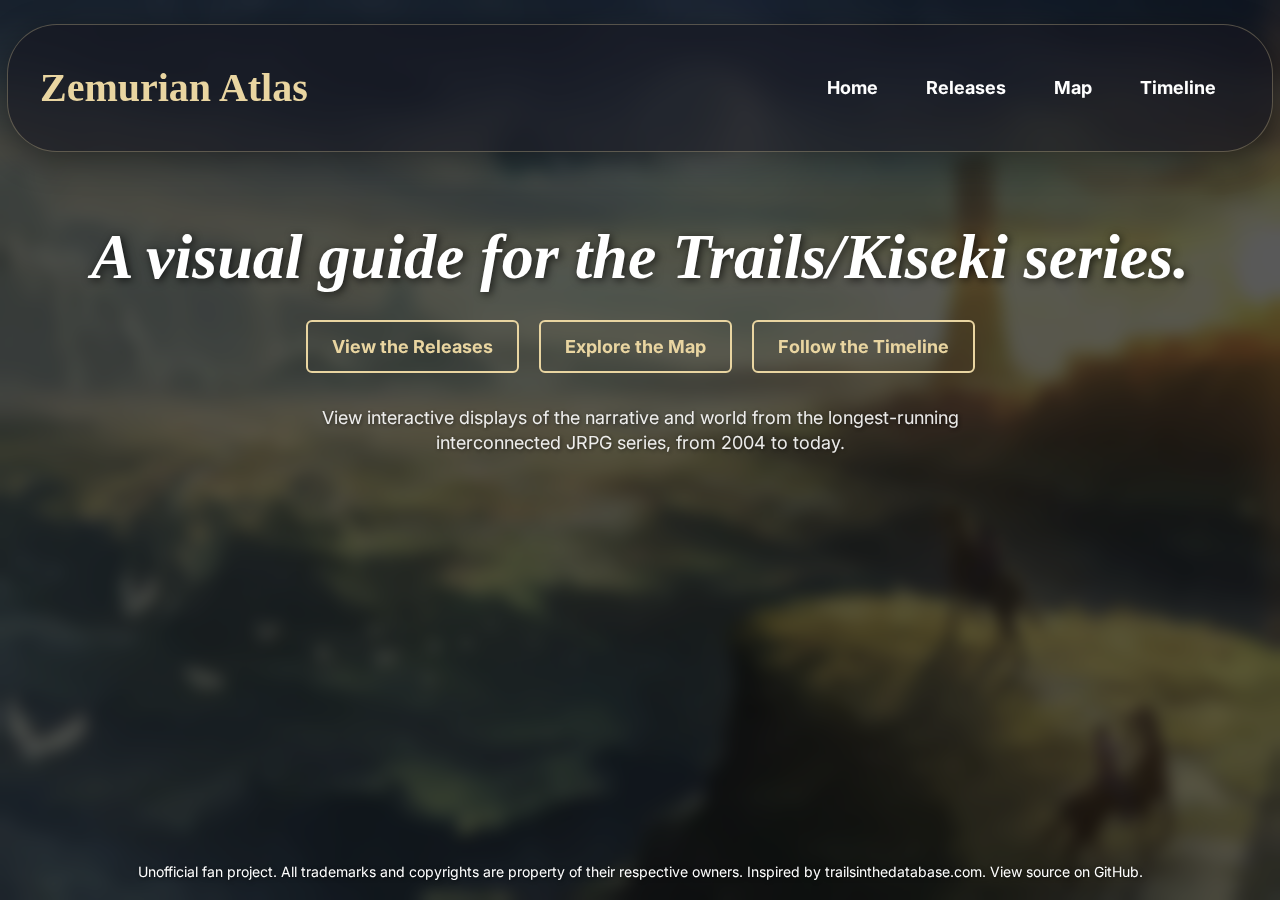
<file: index.html>
<!DOCTYPE html>
<html lang="en">
<head>
    <meta charset="UTF-8">
    <meta name="viewport" content="width=device-width, initial-scale=1.0">
    <title>Zemurian Atlas - A Visual Guide to the Trails Series</title>
    <meta name="description" content="A visual guide to the Trails (Kiseki) series, including release / in-game timelines and an interactive map.">
    <meta name="keywords" content="Trails series, Kiseki series, JRPG, timeline, lore, chronology, Falcom, Zemuria, Liberl, Crossbell, Erebonia, Calvard, all trails games, trails series map, trails series timeline">

    <!-- Open Graph / Facebook -->
    <meta property="og:type" content="website">
    <meta property="og:url" content="https://jun-eau.github.io/zemurian-atlas/">
    <meta property="og:title" content="Zemurian Atlas - A Visual Guide to the Trails Series">
    <meta property="og:description" content="A visual guide to the Trails (Kiseki) series, including release / in-game timelines and an interactive map.">
    <meta property="og:image" content="https://jun-eau.github.io/zemurian-atlas/assets/social-preview.jpg">

    <!-- Twitter -->
    <meta property="twitter:card" content="summary_large_image">
    <meta property="twitter:url" content="https://jun-eau.github.io/zemurian-atlas/">
    <meta property="twitter:title" content="Zemurian Atlas - A Visual Guide to the Trails Series">
    <meta property="twitter:description" content="A visual guide to the Trails (Kiseki) series, including release / in-game timelines and an interactive map.">
    <meta property="twitter:image" content="https://jun-eau.github.io/zemurian-atlas/assets/social-preview.jpg">

    <script type="application/ld+json">
    {
      "@context": "https://schema.org",
      "@type": "WebSite",
      "url": "https://jun-eau.github.io/zemurian-atlas/",
      "name": "Zemurian Atlas"
    }
    </script>

    <link rel="stylesheet" href="src/css/style.css">
    <link rel="preconnect" href="https://fonts.googleapis.com">
    <link rel="preconnect" href="https://fonts.gstatic.com" crossorigin>
    <link href="https://fonts.googleapis.com/css2?family=Inter:wght@400;700;800&display=swap" rel="stylesheet">
    <link rel="icon" href="favicon.svg" type="image/svg+xml">
    <link rel="icon" href="favicon-96x96.png" type="image/png">
    <link rel="apple-touch-icon" href="apple-touch-icon.png">
    <link rel="manifest" href="site.webmanifest">
    <script src="src/js/main.js" type="module" defer></script>
    <script data-goatcounter="https://jun-eau.goatcounter.com/count" async src="//gc.zgo.at/count.js"></script>
</head>
<body class="home-page">

    <header>
        <h1>Zemurian Atlas</h1>
        <nav class="main-navigation">
            <a href="./" class="active">Home</a>
            <a href="games.html">Releases</a>
            <a href="map.html">Map</a>
            <a href="timeline.html">Timeline</a>
        </nav>
    </header>

    <main class="main-home">
        <div class="hero-section">
            <h2 class="hero-tagline">A visual guide for the Trails/Kiseki series.</h2>
            <div class="hero-actions">
                <a href="games.html" class="btn btn-hero">View the Releases</a>
                <a href="map.html" class="btn btn-hero">Explore the Map</a>
                <a href="timeline.html" class="btn btn-hero">Follow the Timeline</a>
            </div>
            <p class="hero-intro">View interactive displays of the narrative and world from the longest-running interconnected JRPG series, from 2004 to today.</p>
        </div>
    </main>

    <footer>
        <p>
            Unofficial fan project. All trademarks and copyrights are property of their respective owners. Inspired by <a href="https://trailsinthedatabase.com/">trailsinthedatabase.com</a>. <a href="https://github.com/jun-eau/zemurian-atlas">View source on GitHub</a>.
        </p>
    </footer>

</body>
</html>
</file>
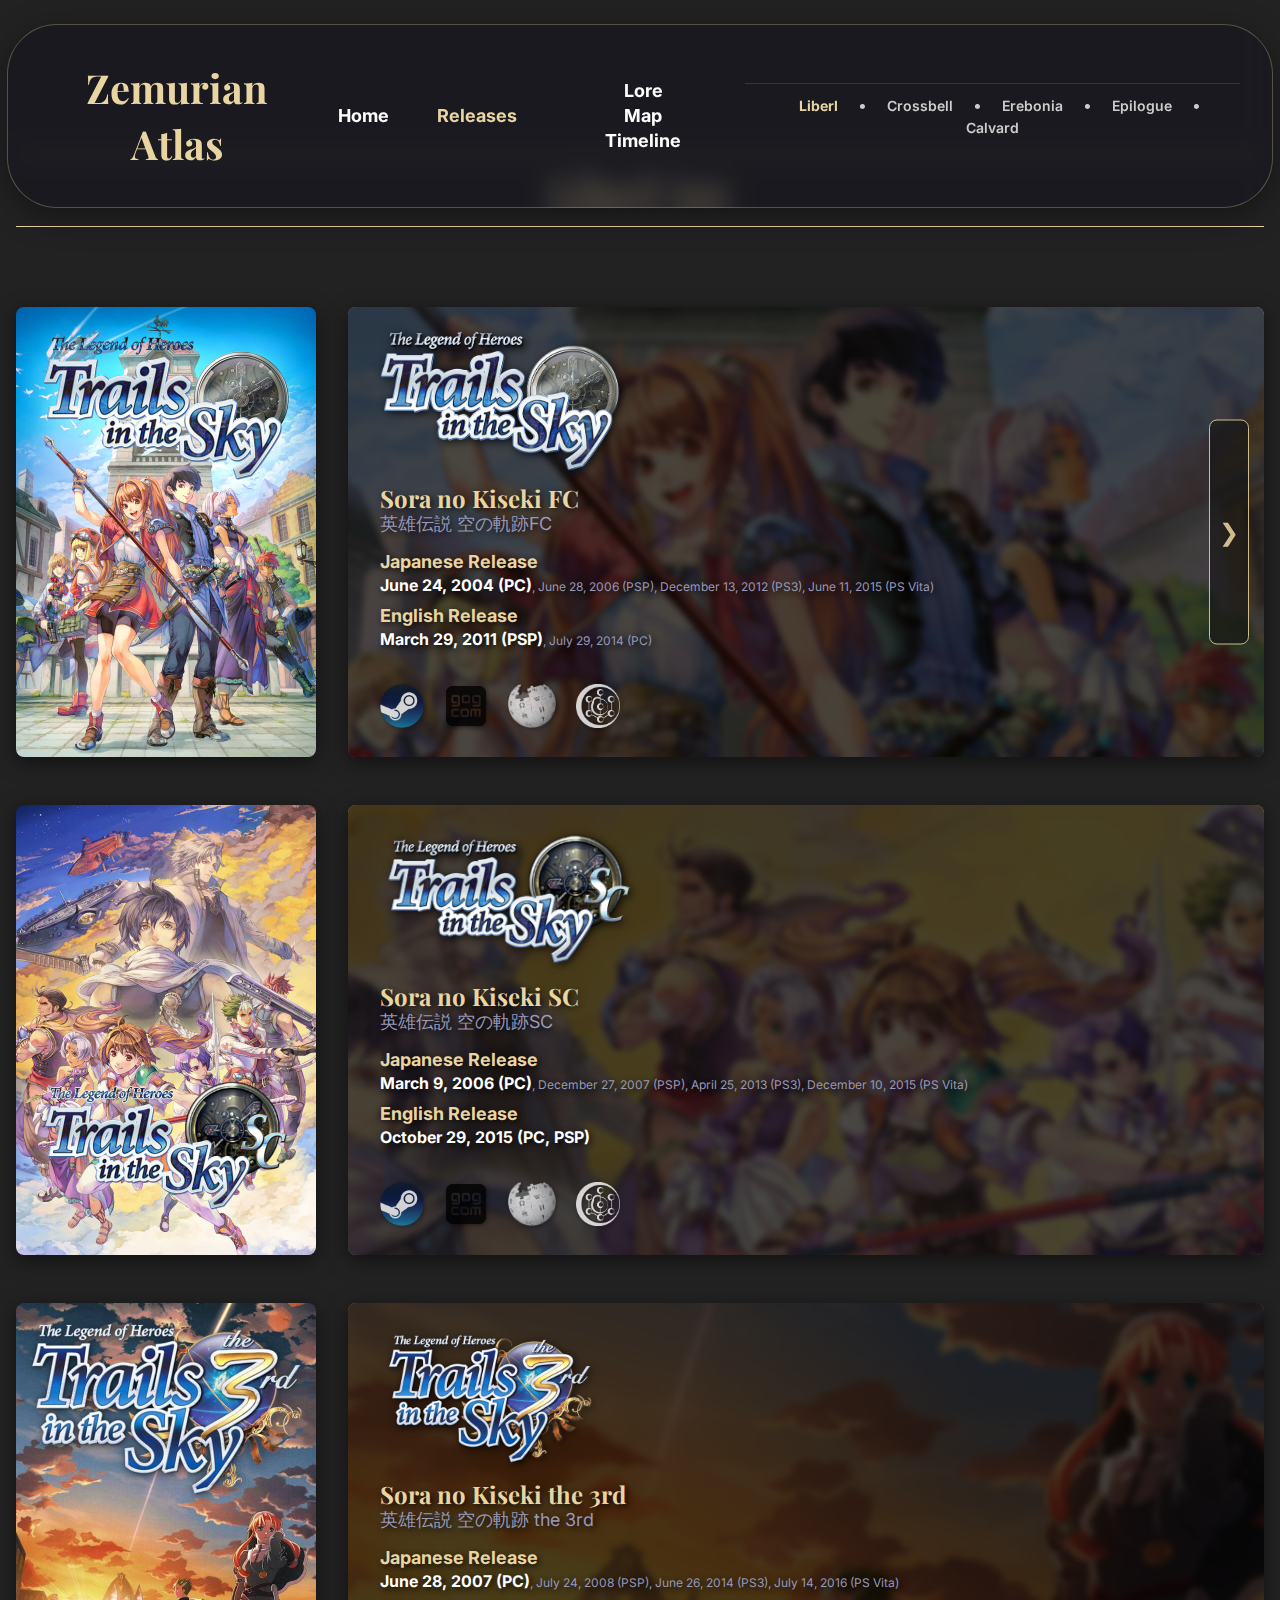
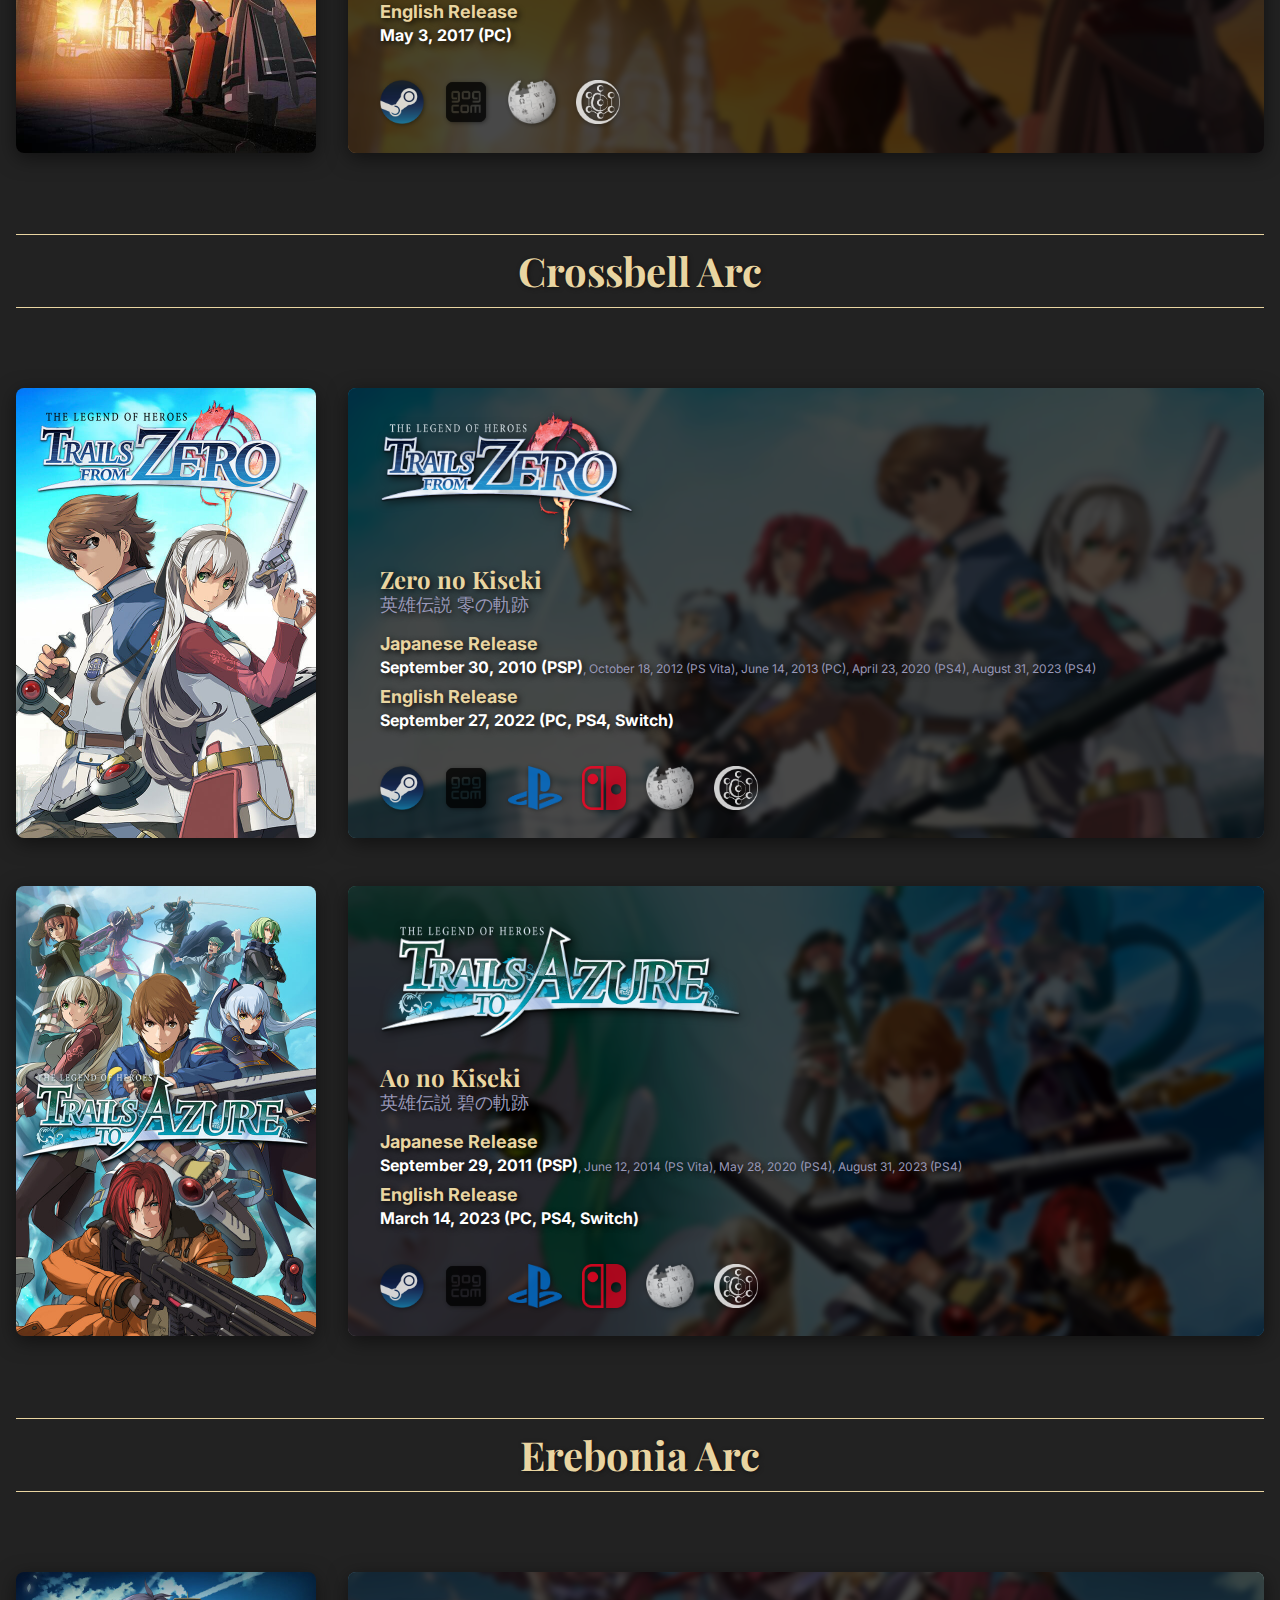
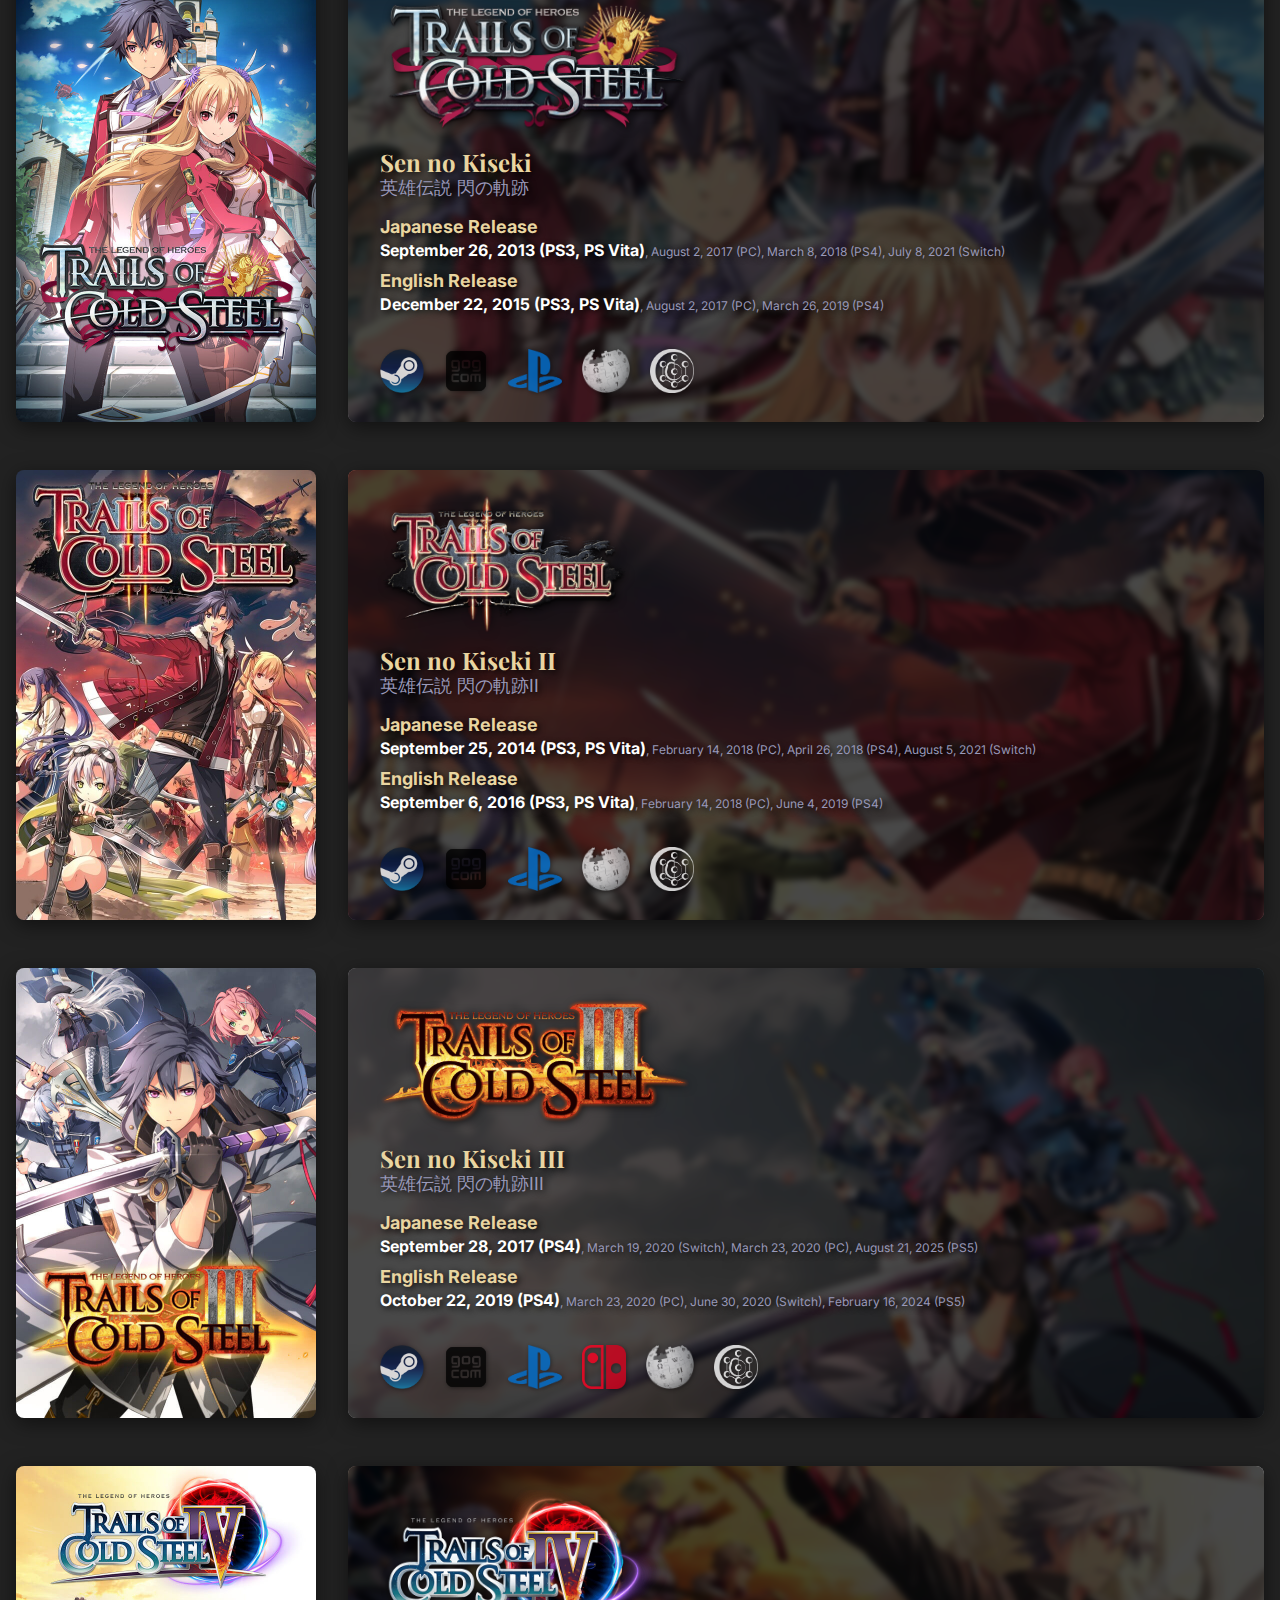
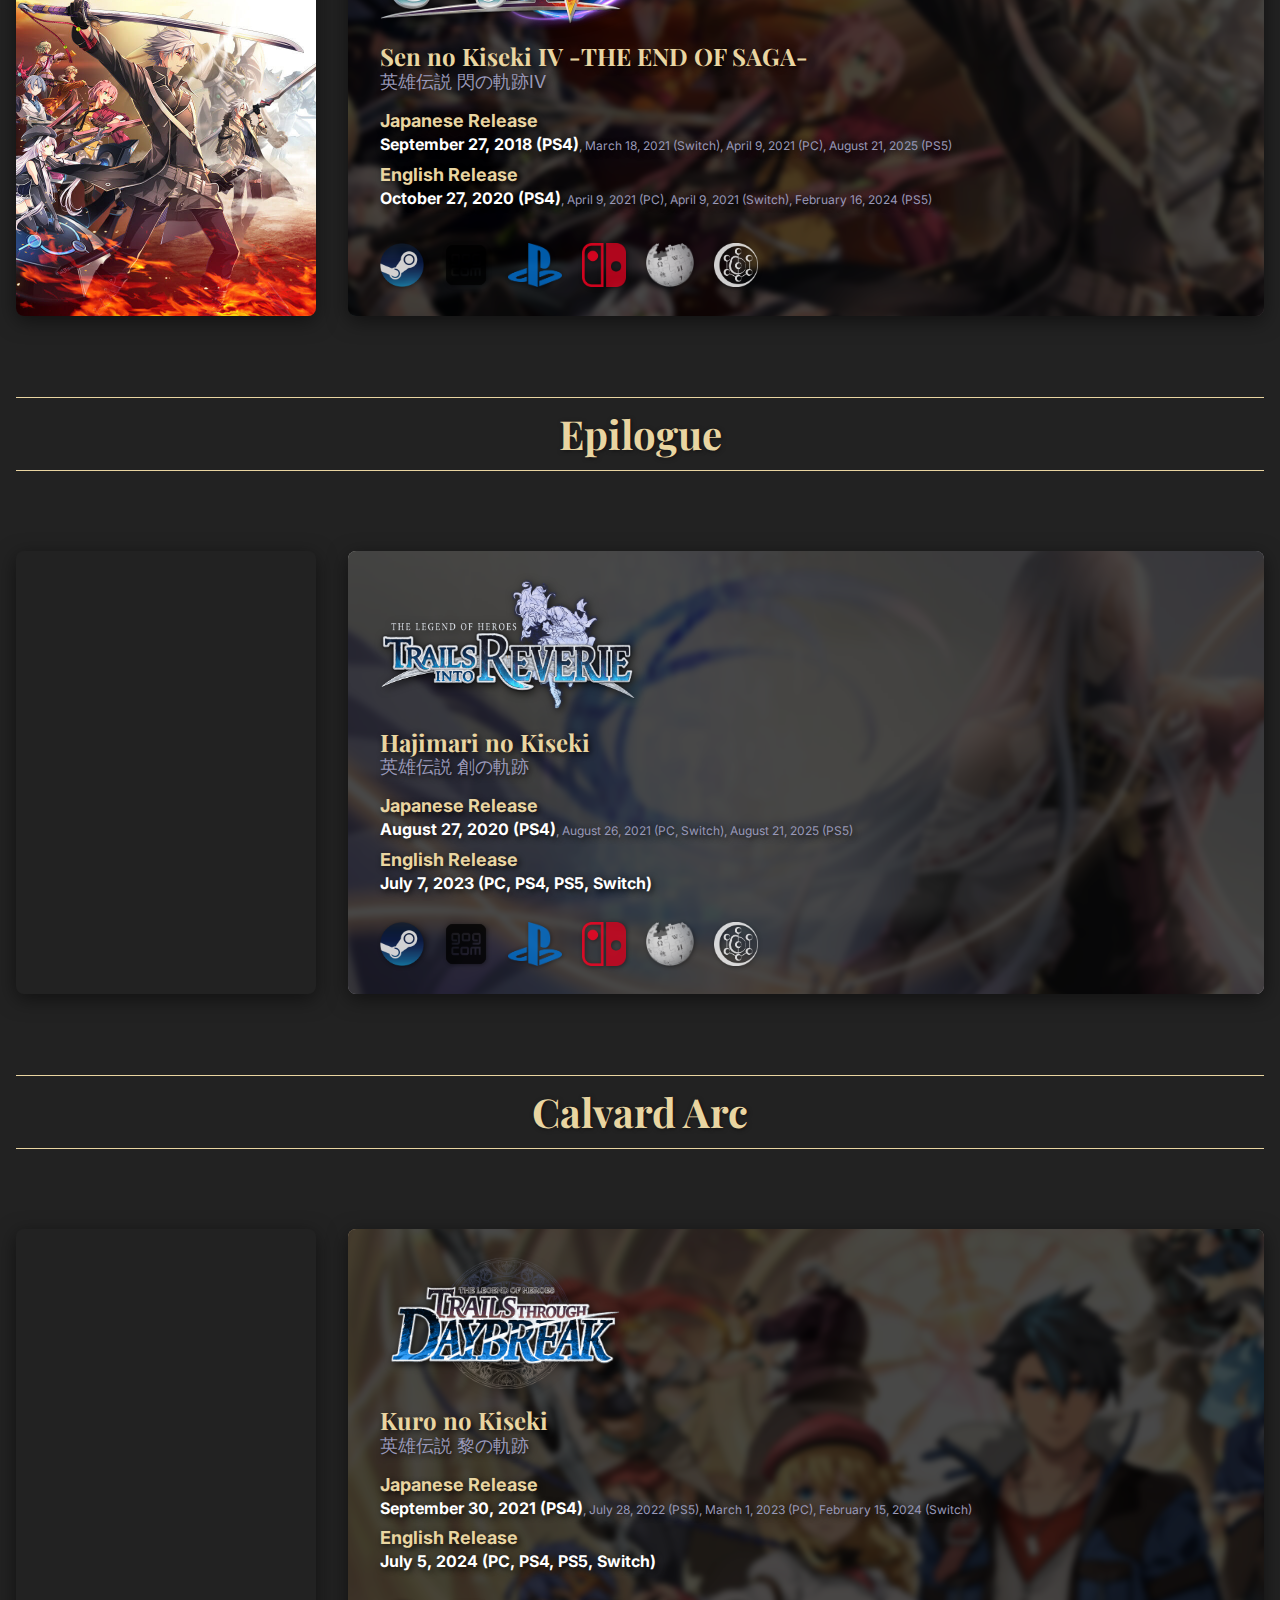
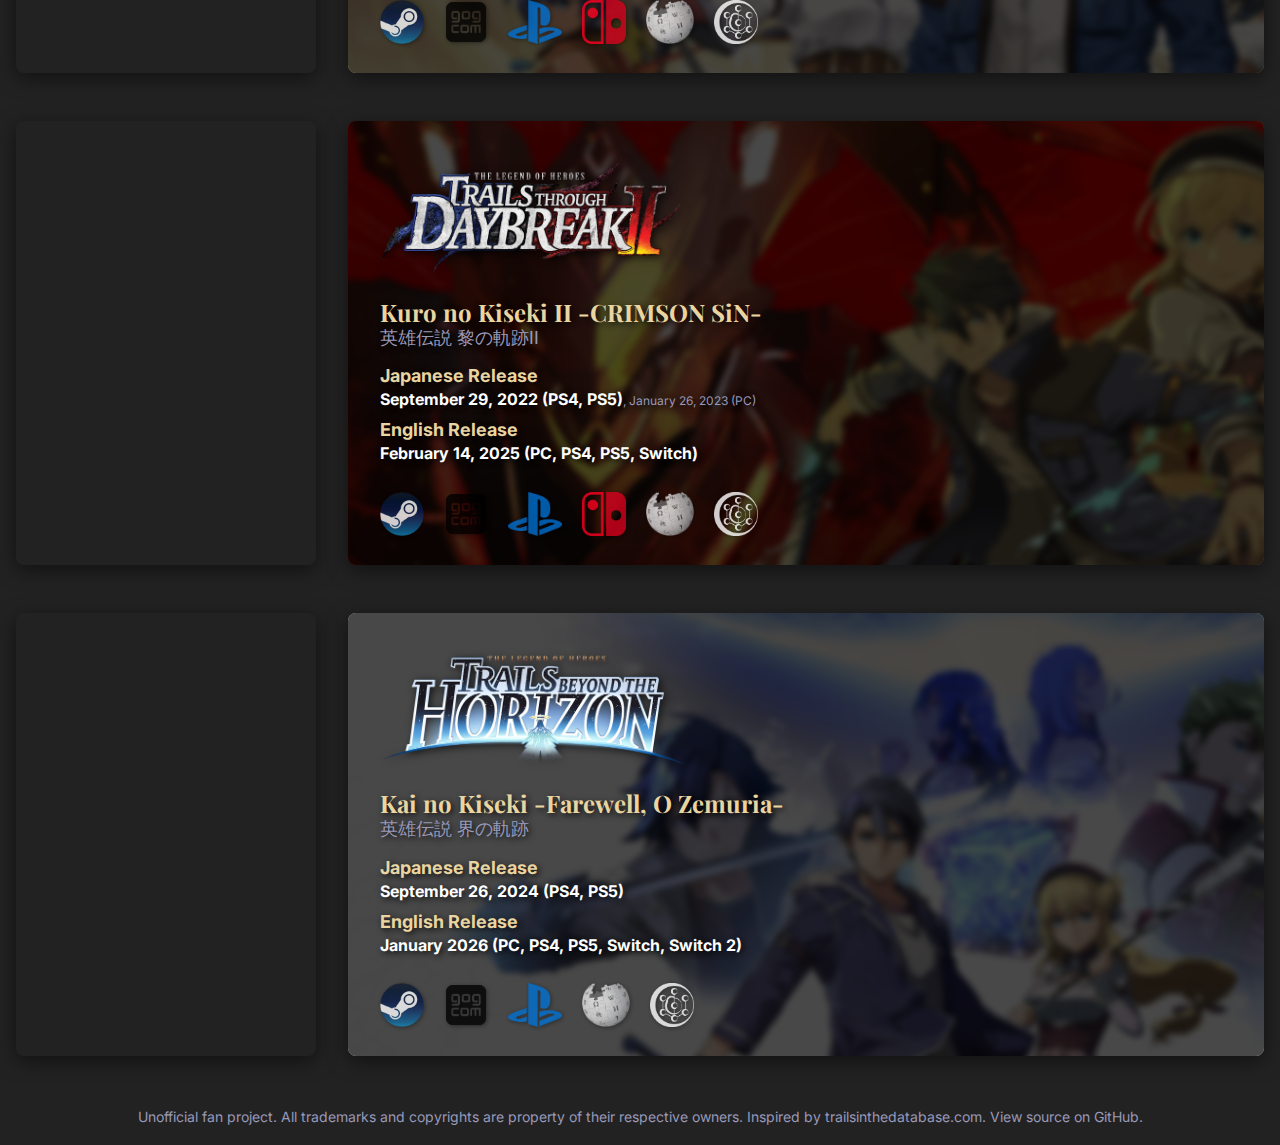
<file: games.html>
<!DOCTYPE html>
<html lang="en">
<head>
    <meta charset="UTF-8">
    <meta name="viewport" content="width=device-width, initial-scale=1.0">
    <title>Trails/Kiseki Series Release Timeline - Zemurian Atlas</title>
    <meta name="description" content="A complete timeline of all Trails (Kiseki) series games, from original Japanese releases to worldwide localizations. Track every title from 2004 to upcoming releases.">
    <meta name="keywords" content="Trails of Cold Steel, Trails in the Sky, Trails from Zero, Trails to Azure, Trails into Reverie, release dates, localization, Japanese release, English release">

    <!-- Open Graph / Facebook -->
    <meta property="og:type" content="website">
    <meta property="og:url" content="https://jun-eau.github.io/zemurian-atlas/games.html">
    <meta property="og:title" content="Trails/Kiseki Series Release Timeline - Zemurian Atlas">
    <meta property="og:description" content="A complete timeline of all Trails (Kiseki) series games, from original Japanese releases to worldwide localizations. Track every title from 2004 to upcoming releases.">
    <meta property="og:image" content="https://jun-eau.github.io/zemurian-atlas/assets/social-preview.jpg">

    <!-- Twitter -->
    <meta property="twitter:card" content="summary_large_image">
    <meta property="twitter:url" content="https://jun-eau.github.io/zemurian-atlas/games.html">
    <meta property="twitter:title" content="Trails/Kiseki Series Release Timeline - Zemurian Atlas">
    <meta property="twitter:description" content="A complete timeline of all Trails (Kiseki) series games, from original Japanese releases to worldwide localizations. Track every title from 2004 to upcoming releases.">
    <meta property="twitter:image" content="https://jun-eau.github.io/zemurian-atlas/assets/social-preview.jpg">
    <link rel="stylesheet" href="src/css/style.css">
    <link rel="preconnect" href="https://fonts.googleapis.com">
    <link rel="preconnect" href="https://fonts.gstatic.com" crossorigin>
    <link href="https://fonts.googleapis.com/css2?family=Inter:wght@400;700&family=Playfair+Display:ital,wght@1,700&display=swap" rel="stylesheet">
    <link rel="icon" href="assets/favicon.png" type="image/png">
    <script src="src/js/main.js" type="module" defer></script>
</head>
<body>

    <header>
        <h1>Zemurian Atlas</h1>
        <nav class="main-navigation">
            <a href="index.html">Home</a>
            <a href="games.html" class="active">Releases</a>
            <div class="nav-item dropdown">
                <a href="#" class="nav-link">Lore</a>
                <div class="dropdown-menu">
                    <a href="map.html">Map</a>
                    <a href="timeline.html">Timeline</a>
                </div>
            </div>
        </nav>
    </header>

    <main>
        <div id="game-timeline-container">
            <!-- Game entries and Arc Headers will be dynamically inserted here -->
        </div>
    </main>

    <footer>
        <p>
            Unofficial fan project. All trademarks and copyrights are property of their respective owners. Inspired by <a href="https://trailsinthedatabase.com/">trailsinthedatabase.com</a>. <a href="https://github.com/jun-eau/zemurian-atlas">View source on GitHub</a>.
        </p>
    </footer>

</body>
</html>
</file>
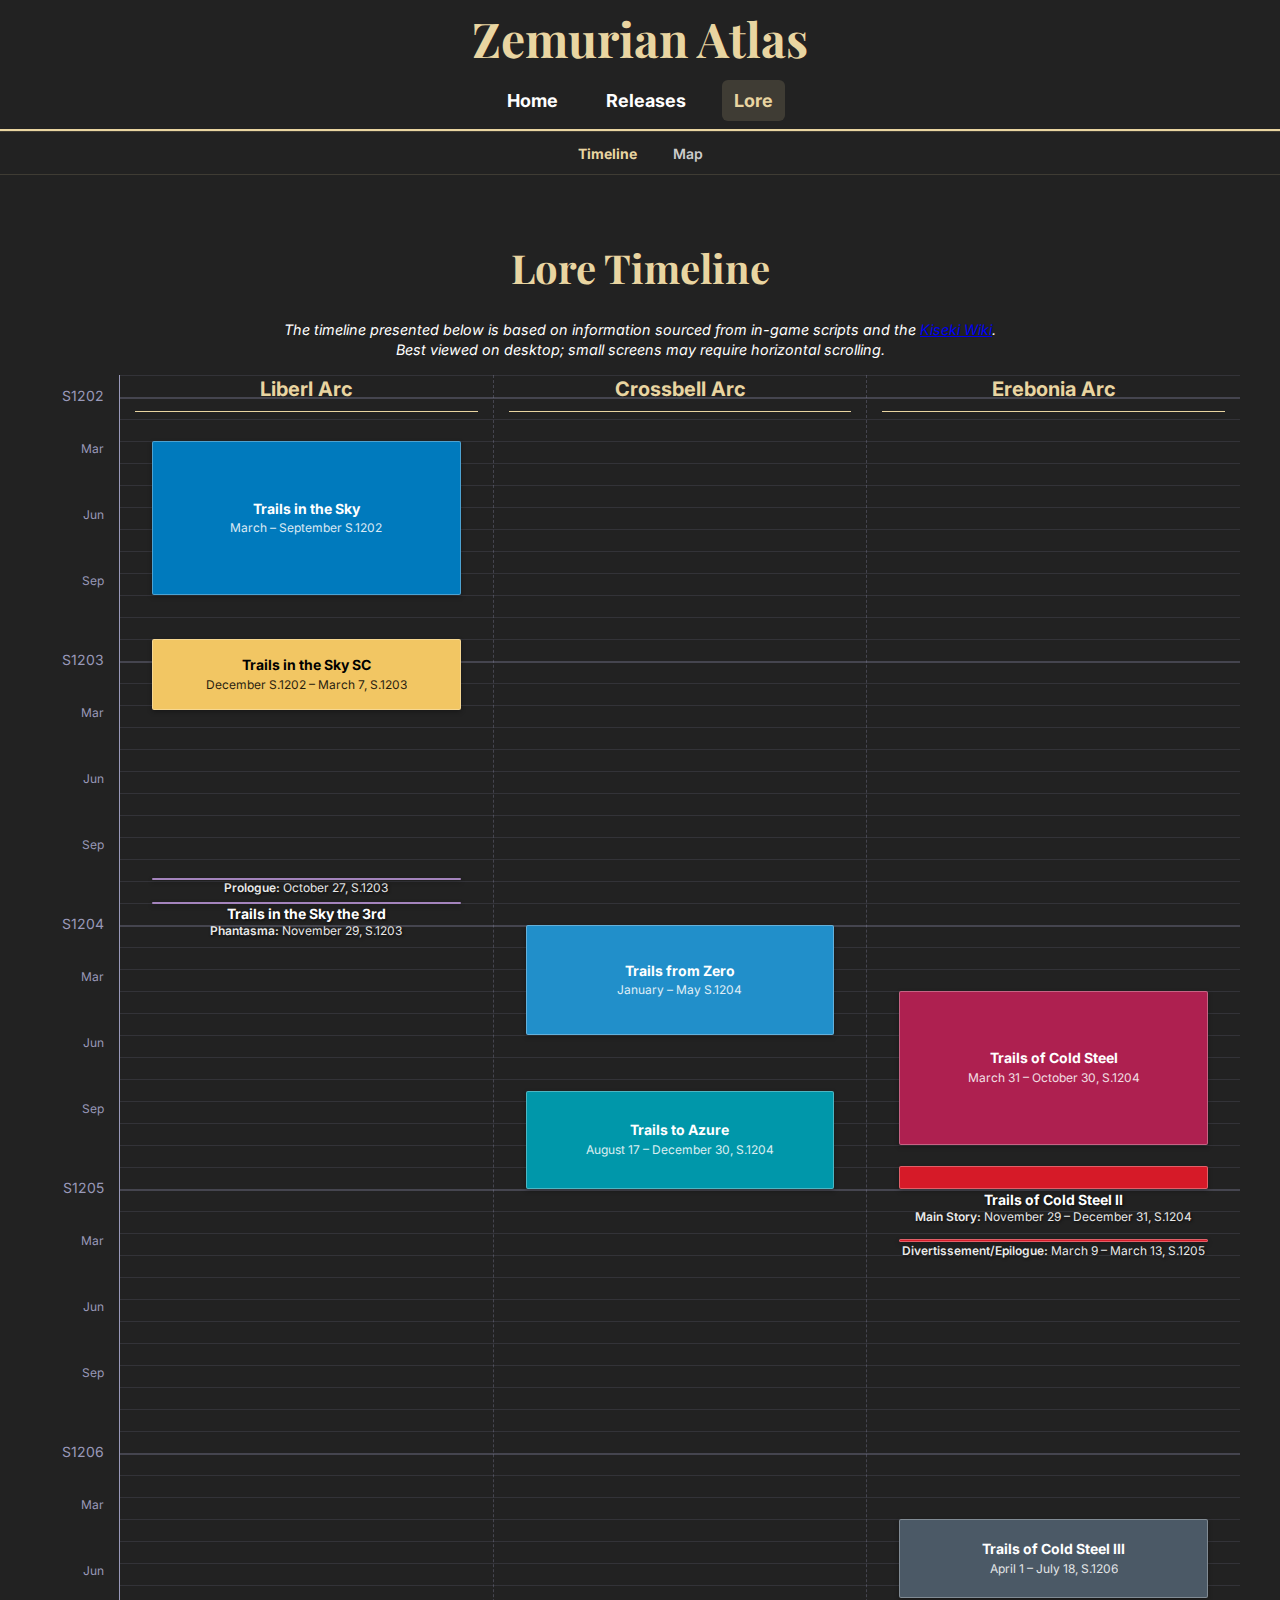
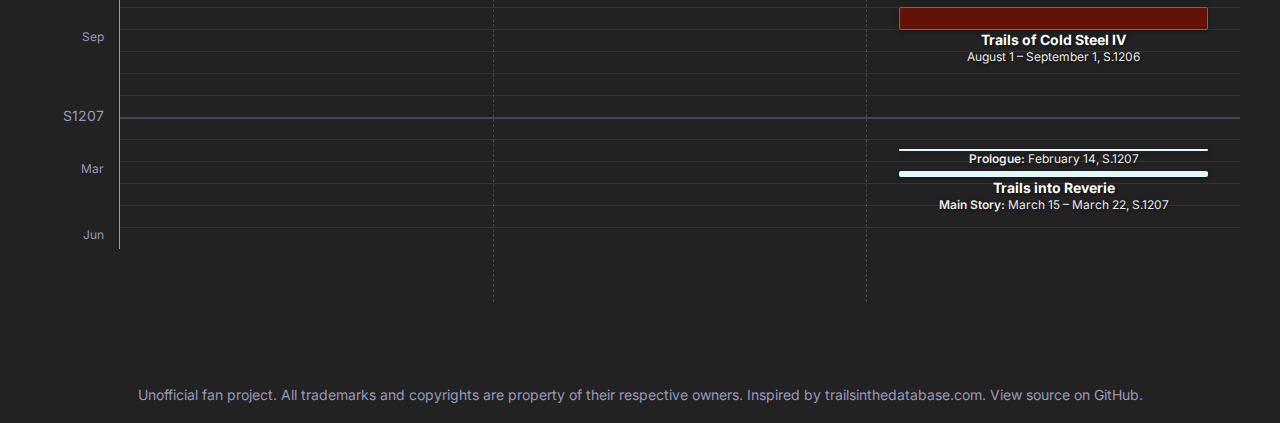
<file: lore.html>
<!DOCTYPE html>
<html lang="en">
<head>
    <meta charset="UTF-8">
    <meta name="viewport" content="width=device-width, initial-scale=1.0">
    <title>Lore Timeline - Zemurian Atlas</title>
    <link rel="stylesheet" href="style.css">
    <link rel="preconnect" href="https://fonts.googleapis.com">
    <link rel="preconnect" href="https://fonts.gstatic.com" crossorigin>
    <link href="https://fonts.googleapis.com/css2?family=Inter:wght@400;700&family=Playfair+Display:ital,wght@1,700&display=swap" rel="stylesheet">
    <link rel="icon" href="assets/favicon.png" type="image/png">
    <script src="lore-script.js" defer></script>
</head>
<body>

    <header>
        <h1>Zemurian Atlas</h1>
        <nav class="main-navigation">
            <a href="index.html">Home</a>
            <a href="games.html">Releases</a>
            <a href="lore.html" class="active">Lore</a>
        </nav>
    </header>

    <nav class="arc-navigation lore-tabs">
        <a href="#" class="tab-link active" data-tab="timeline-view">Timeline</a>
        <a href="#" class="tab-link" data-tab="map-view">Map</a>
    </nav>

    <main>
        <div id="timeline-view" class="tab-content active">
            <div class="timeline-section">
                <h2>Lore Timeline</h2>

                <p style="font-size: 0.9em; font-style: italic; text-align: center; margin-bottom: 15px;">
                    The timeline presented below is based on information sourced from in-game scripts and the <a href="https://kiseki.fandom.com/wiki/Timeline_of_Zemurian_history" target="_blank" rel="noopener noreferrer">Kiseki Wiki</a>.<br>Best viewed on desktop; small screens may require horizontal scrolling.
                </p>

                <div class="lore-timeline-scroll-wrapper">
                    <div id="lore-timeline-main-container">
                        <div id="time-axis-container">
                            <!-- Time axis labels (years, months) will be populated by JavaScript -->
                        </div>
                        <div id="game-columns-container">
                            <div class="timeline-arc-column" id="liberl-arc-column">
                                <h3>Liberl Arc</h3>
                                <div class="game-entries-area">
                                    <!-- Liberl Arc game entries will be populated by JavaScript -->
                                </div>
                            </div>
                            <div class="timeline-arc-column" id="crossbell-arc-column">
                                <h3>Crossbell Arc</h3>
                                <div class="game-entries-area">
                                    <!-- Crossbell Arc game entries will be populated by JavaScript -->
                                </div>
                            </div>
                            <div class="timeline-arc-column" id="erebonia-arc-column">
                                <h3>Erebonia Arc</h3>
                                <div class="game-entries-area">
                                    <!-- Erebonia Arc game entries will be populated by JavaScript -->
                                </div>
                            </div>
                            <!-- Horizontal month lines will be overlaid/drawn by JavaScript -->
                        </div>
                    </div>
                </div>
            </div>
        </div>

        <div id="map-view" class="tab-content">
            <div class="full-width-section">
                <div class="map-container">
                    <img src="assets/zemuria-map.webp" alt="Map of Zemuria" class="map-image">
                    <svg id="map-overlay" class="map-overlay-svg" viewBox="0 0 2800 1744">
                        <defs>
                            <mask id="regions-mask" preserveAspectRatio="none">
                                <rect x="0" y="0" width="2800" height="1744" fill="white"></rect>
                                <g></g>
                            </mask>
                        </defs>
                        <rect class="dimming-rect" x="0" y="0" width="2800" height="1744" fill="rgba(0, 0, 0, 0.6)" mask="url(#regions-mask)"></rect>
                        <filter id="feather-effect" x="-50%" y="-50%" width="200%" height="200%">
                            <feMorphology operator="dilate" radius="10" in="SourceAlpha" result="dilated"/>
                            <feGaussianBlur in="dilated" stdDeviation="15" result="blurred"/>
                            <feMerge>
                                <feMergeNode in="blurred"/>
                                <feMergeNode in="SourceGraphic"/>
                            </feMerge>
                        </filter>
                    </svg>
                </div>
            </div>
        </div>
    </main>

    <footer>
        <p>
            Unofficial fan project. All trademarks and copyrights are property of their respective owners. Inspired by <a href="https://trailsinthedatabase.com/">trailsinthedatabase.com</a>. <a href="https://github.com/jun-eau/zemurian-atlas">View source on GitHub</a>.
        </p>
    </footer>

    <!-- Infobox for the interactive map -->
    <div id="map-infobox" style="display: none;">
        <button class="close-btn">&times;</button>
        <div class="infobox-header">
            <!-- This will be populated by JS -->
        </div>
        <div class="infobox-games">
            <!-- Game art will be populated by JS -->
        </div>
    </div>

</body>
</html>
</file>
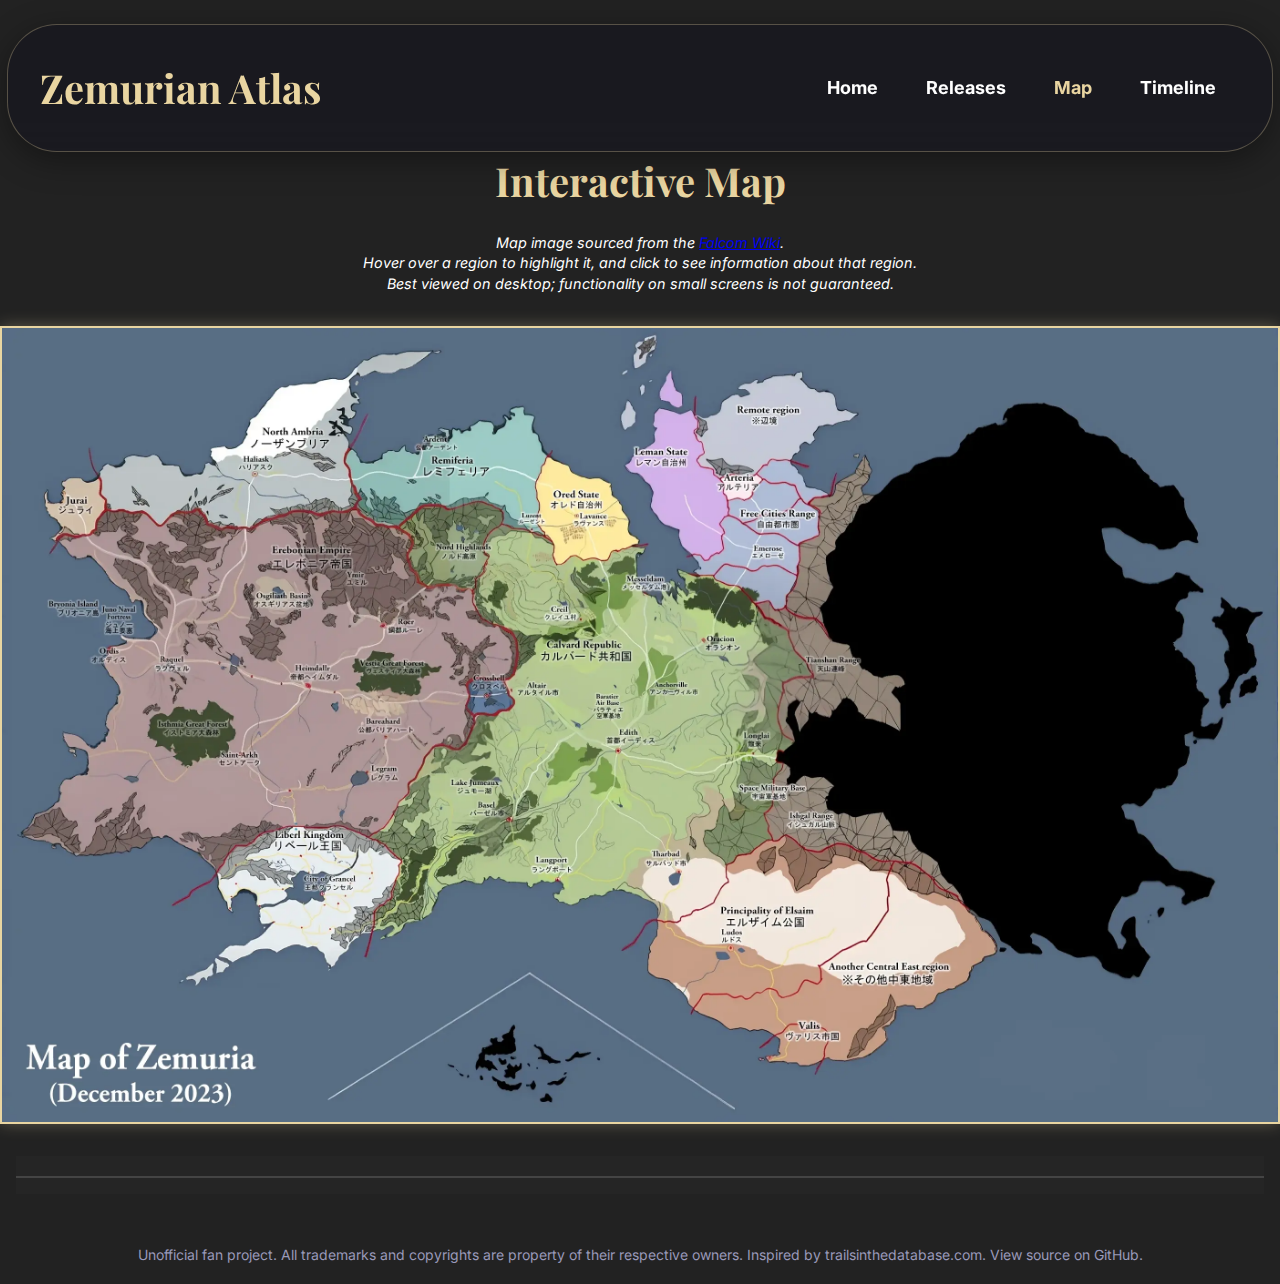
<file: map.html>
<!DOCTYPE html>
<html lang="en">
<head>
    <meta charset="UTF-8">
    <meta name="viewport" content="width=device-width, initial-scale=1.0">
    <title>Zemurian Atlas - Interactive Map of Zemuria</title>
    <meta name="description" content="A visual guide to the Trails (Kiseki) series, including release / in-game timelines and an interactive map.">
    <meta name="keywords" content="trails series map, zemuria map, kiseki map, interactive map, trails map, Liberl, Crossbell, Erebonia, Calvard">

    <!-- Open Graph / Facebook -->
    <meta property="og:type" content="website">
    <meta property="og:url" content="https://jun-eau.github.io/zemurian-atlas/map.html">
    <meta property="og:title" content="Zemurian Atlas - Interactive Map of Zemuria">
    <meta property="og:description" content="A visual guide to the Trails (Kiseki) series, including release / in-game timelines and an interactive map.">
    <meta property="og:image" content="https://jun-eau.github.io/zemurian-atlas/assets/social-preview.jpg">

    <!-- Twitter -->
    <meta property="twitter:card" content="summary_large_image">
    <meta property="twitter:url" content="https://jun-eau.github.io/zemurian-atlas/map.html">
    <meta property="twitter:title" content="Zemurian Atlas - Interactive Map of Zemuria">
    <meta property="twitter:description" content="A visual guide to the Trails (Kiseki) series, including release / in-game timelines and an interactive map.">
    <meta property="twitter:image" content="https://jun-eau.github.io/zemurian-atlas/assets/social-preview.jpg">

    <script type="application/ld+json">
    {
      "@context": "https://schema.org",
      "@type": "WebSite",
      "url": "https://jun-eau.github.io/zemurian-atlas/",
      "name": "Zemurian Atlas"
    }
    </script>

    <link rel="stylesheet" href="src/css/style.css">
    <link rel="preconnect" href="https://fonts.googleapis.com">
    <link rel="preconnect" href="https://fonts.gstatic.com" crossorigin>
    <link href="https://fonts.googleapis.com/css2?family=Inter:wght@400;700&family=Playfair+Display:ital,wght@1,700&display=swap" rel="stylesheet">
    <link rel="icon" href="favicon.svg" type="image/svg+xml">
    <link rel="icon" href="favicon-96x96.png" type="image/png">
    <link rel="apple-touch-icon" href="apple-touch-icon.png">
    <link rel="manifest" href="site.webmanifest">
    <script src="src/js/main.js" type="module" defer></script>
    <script data-goatcounter="https://jun-eau.goatcounter.com/count" async src="//gc.zgo.at/count.js"></script>
</head>
<body>

    <header>
        <h1>Zemurian Atlas</h1>
        <nav class="main-navigation">
            <a href="./">Home</a>
            <a href="games.html">Releases</a>
            <a href="map.html" class="active">Map</a>
            <a href="timeline.html">Timeline</a>
        </nav>
    </header>

    <main class="main-lore">
        <div id="map-view" class="tab-content active show">
            <div class="full-width-section">
                <h2>Interactive Map</h2>
                <p class="desktop-map-intro" style="font-size: 0.9em; font-style: italic; text-align: center; margin-bottom: 15px;">
                    Map image sourced from the <a href="https://falcom.wiki/wiki/Zemuria?file=Zemuria_%282023_ver%29.png" target="_blank" rel="noopener noreferrer">Falcom Wiki</a>.<br>Hover over a region to highlight it, and click to see information about that region.<br>Best viewed on desktop; functionality on small screens is not guaranteed.
                </p>
                <div class="map-container">
                    <img src="assets/zemuria-map.webp" alt="Map of Zemuria" class="map-image">
                    <svg id="map-overlay" class="map-overlay-svg" viewBox="0 0 2800 1744">
                        <defs>
                            <mask id="regions-mask" preserveAspectRatio="none">
                                <rect x="0" y="0" width="2800" height="1744" fill="white"></rect>
                                <g></g>
                            </mask>
                        </defs>
                        <rect class="dimming-rect" x="0" y="0" width="2800" height="1744" fill="rgba(0, 0, 0, 0.6)" mask="url(#regions-mask)"></rect>
                        <filter id="feather-effect" x="-50%" y="-50%" width="200%" height="200%">
                            <feMorphology operator="dilate" radius="10" in="SourceAlpha" result="dilated"/>
                            <feGaussianBlur in="dilated" stdDeviation="15" result="blurred"/>
                            <feMerge>
                                <feMergeNode in="blurred"/>
                                <feMergeNode in="SourceGraphic"/>
                            </feMerge>
                        </filter>
                    </svg>
                </div>
            </div>

            <!-- Static Infobox Structure -->
            <div id="map-infobox-1" class="map-infobox">
                <div class="map-infobox-header"></div>
                <div class="infobox-body">
                    <div class="infobox-games-view"></div>
                    <div class="infobox-lore-view"></div>
                </div>
                <div class="map-infobox-footer"></div>
            </div>
            <div id="map-infobox-2" class="map-infobox">
                <div class="map-infobox-header"></div>
                <div class="infobox-body">
                    <div class="infobox-games-view"></div>
                    <div class="infobox-lore-view"></div>
                </div>
                <div class="map-infobox-footer"></div>
            </div>

            <!-- Mobile Infobox Structure -->
            <div id="mobile-map-infobox" class="mobile-infobox">
                <div class="mobile-infobox-handle-area">
                    <div class="mobile-infobox-handle"></div>
                </div>
                <div class="mobile-infobox-content-wrapper">
                    <div class="map-infobox-header"></div>
                    <div class="infobox-body">
                        <div class="infobox-games-view"></div>
                        <div class="infobox-lore-view"></div>
                    </div>
                    <div class="map-infobox-footer"></div>
                </div>
            </div>
        </div>
    </main>

    <footer>
        <p>
            Unofficial fan project. All trademarks and copyrights are property of their respective owners. Inspired by <a href="https://trailsinthedatabase.com/">trailsinthedatabase.com</a>. <a href="https://github.com/jun-eau/zemurian-atlas">View source on GitHub</a>.
        </p>
    </footer>

</body>
</html>
</file>
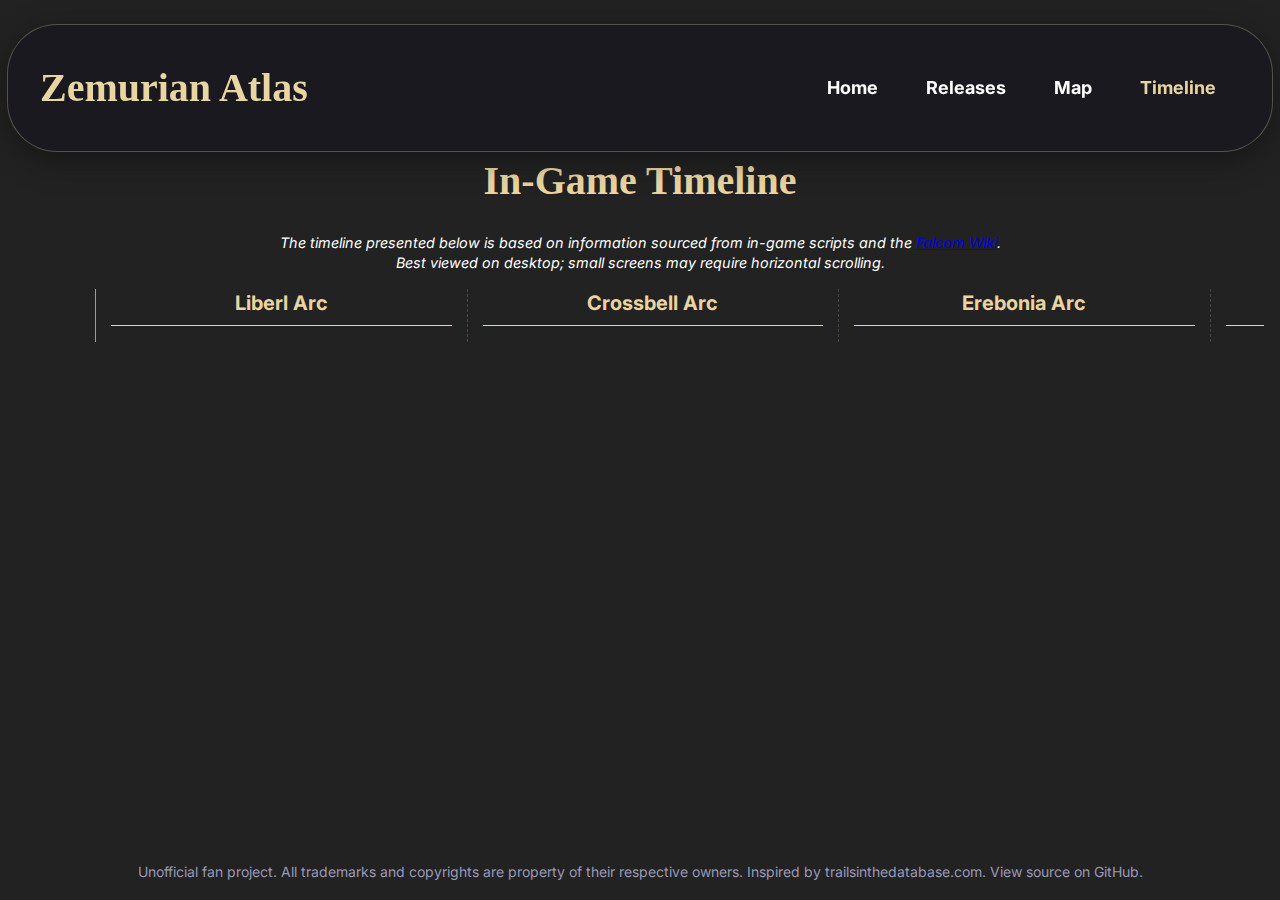
<file: timeline.html>
<!DOCTYPE html>
<html lang="en">
<head>
    <meta charset="UTF-8">
    <meta name="viewport" content="width=device-width, initial-scale=1.0">
    <title>Zemurian Atlas - Narrative Timeline of the Trails Series</title>
    <meta name="description" content="A visual guide to the Trails (Kiseki) series, including release / in-game timelines and an interactive map.">
    <meta name="keywords" content="trails series timeline, kiseki series timeline, timeline of zemurian history, in-game chronology, trails lore, Liberl, Crossbell, Erebonia, Calvard">

    <!-- Open Graph / Facebook -->
    <meta property="og:type" content="website">
    <meta property="og:url" content="https://jun-eau.github.io/zemurian-atlas/timeline.html">
    <meta property="og:title" content="Zemurian Atlas - Narrative Timeline of the Trails Series">
    <meta property="og:description" content="A visual guide to the Trails (Kiseki) series, including release / in-game timelines and an interactive map.">
    <meta property="og:image" content="https://jun-eau.github.io/zemurian-atlas/assets/social-preview.jpg">

    <!-- Twitter -->
    <meta property="twitter:card" content="summary_large_image">
    <meta property="twitter:url" content="https://jun-eau.github.io/zemurian-atlas/timeline.html">
    <meta property="twitter:title" content="Zemurian Atlas - Narrative Timeline of the Trails Series">
    <meta property="twitter:description" content="A visual guide to the Trails (Kiseki) series, including release / in-game timelines and an interactive map.">
    <meta property="twitter:image" content="https://jun-eau.github.io/zemurian-atlas/assets/social-preview.jpg">

    <script type="application/ld+json">
    {
      "@context": "https://schema.org",
      "@type": "WebSite",
      "url": "https://jun-eau.github.io/zemurian-atlas/",
      "name": "Zemurian Atlas"
    }
    </script>

    <link rel="stylesheet" href="src/css/style.css">
    <link rel="preconnect" href="https://fonts.googleapis.com">
    <link rel="preconnect" href="https://fonts.gstatic.com" crossorigin>
    <link href="https://fonts.googleapis.com/css2?family=Inter:wght@400;700;800&display=swap" rel="stylesheet">
    <link rel="icon" href="favicon.svg" type="image/svg+xml">
    <link rel="icon" href="favicon-96x96.png" type="image/png">
    <link rel="apple-touch-icon" href="apple-touch-icon.png">
    <link rel="manifest" href="site.webmanifest">
    <script src="src/js/main.js" type="module" defer></script>
    <script data-goatcounter="https://jun-eau.goatcounter.com/count" async src="//gc.zgo.at/count.js"></script>
</head>
<body>

    <header>
        <h1>Zemurian Atlas</h1>
        <nav class="main-navigation">
            <a href="./">Home</a>
            <a href="games.html">Releases</a>
            <a href="map.html">Map</a>
            <a href="timeline.html" class="active">Timeline</a>
        </nav>
    </header>

    <main class="main-lore">
        <div id="timeline-view" class="tab-content active show">
            <div class="timeline-section">
                <h2>In-Game Timeline</h2>

                <p style="font-size: 0.9em; font-style: italic; text-align: center; margin-bottom: 15px;">
                    The timeline presented below is based on information sourced from in-game scripts and the <a href="https://falcom.wiki/wiki/Timeline_of_Zemurian_history" target="_blank" rel="noopener noreferrer">Falcom Wiki</a>.<br>Best viewed on desktop; small screens may require horizontal scrolling.
                </p>

                <div class="lore-timeline-scroll-wrapper">
                    <div id="lore-timeline-main-container">
                        <div id="time-axis-container">
                            <!-- Time axis labels (years, months) will be populated by JavaScript -->
                        </div>
                        <div id="game-columns-container">
                            <div class="timeline-arc-column" id="liberl-arc-column">
                                <h3>Liberl Arc</h3>
                                <div class="game-entries-area">
                                    <!-- Liberl Arc game entries will be populated by JavaScript -->
                                </div>
                            </div>
                            <div class="timeline-arc-column" id="crossbell-arc-column">
                                <h3>Crossbell Arc</h3>
                                <div class="game-entries-area">
                                    <!-- Crossbell Arc game entries will be populated by JavaScript -->
                                </div>
                            </div>
                            <div class="timeline-arc-column" id="erebonia-arc-column">
                                <h3>Erebonia Arc</h3>
                                <div class="game-entries-area">
                                    <!-- Erebonia Arc game entries will be populated by JavaScript -->
                                </div>
                            </div>
                            <div class="timeline-arc-column" id="calvard-arc-column">
                                <h3>Calvard Arc</h3>
                                <div class="game-entries-area">
                                    <!-- Calvard Arc game entries will be populated by JavaScript -->
                                </div>
                            </div>
                            <!-- Horizontal month lines will be overlaid/drawn by JavaScript -->
                        </div>
                    </div>
                </div>
            </div>
        </div>
    </main>

    <footer>
        <p>
            Unofficial fan project. All trademarks and copyrights are property of their respective owners. Inspired by <a href="https://trailsinthedatabase.com/">trailsinthedatabase.com</a>. <a href="https://github.com/jun-eau/zemurian-atlas">View source on GitHub</a>.
        </p>
    </footer>

</body>
</html>
</file>
<file: src/css/style.css>
/*
=================================================================
Zemurian Atlas CSS
=================================================================
1.  Global Styles & Variables
2.  Layout & Common Elements (Header, Footer, Main)
3.  Navigation (Main, Arc, Tabs)
4.  Page Specific: Home
5.  Page Specific: Releases
    5.1. Arc Headers & Timeline Container
    5.2. Game Entry (Desktop)
    5.3. Slider Component
6.  Page Specific: Lore
    6.1. Timeline
    6.2. Interactive Map
7.  Responsive Styles (Mobile)
    7.1. General Mobile Layout
    7.2. Mobile Game Card
    7.3. Mobile Slider
    7.4. Mobile Home Page
=================================================================
*/

/*
=================================================================
1. Global Styles & Variables
=================================================================
*/
:root {
    --primary-bg: #222222;
    --content-overlay-bg: rgba(0, 0, 0, 0.7);
    --accent-gold: #e9d5a1;
    --text-primary: #ffffff;
    --text-secondary: #9999b9;
    --shadow-color: rgba(0, 0, 0, 0.5);

    --font-size-xs: 0.75rem; /* 12px */
    --font-size-sm: 0.875rem; /* 14px */
    --font-size-base: 1rem; /* 16px */
    --font-size-md: 1.125rem; /* 18px */
    --font-size-lg: 1.25rem; /* 20px */
    --font-size-xl: 1.5rem; /* 24px */
    --font-size-xxl: 2rem; /* 32px */
    --font-size-xxxl: 2.5rem; /* 40px */
    --font-size-xxxxl: 3rem; /* 48px */

    --line-height-tight: 1.2;
    --line-height-normal: 1.3;
    --line-height-relaxed: 1.4;
}

body {
    background-color: var(--primary-bg);
    color: var(--text-primary);
    font-family: 'Inter', sans-serif;
    margin: 0;
    padding: 0;
    line-height: var(--line-height-relaxed);
    display: flex;
    flex-direction: column;
    min-height: 100vh;
    overflow-x: hidden; /* Prevent horizontal scrollbars from slider overflow */
}

/*
=================================================================
2. Layout & Common Elements (Header, Footer, Main)
=================================================================
*/
header, footer { text-align: center; padding: 0.3rem 1rem; }
header {
    position: fixed;
    top: 1.5rem;
    left: 0;
    right: 0;
    max-width: 95%;
    margin: 0 auto;
    background: rgba(20, 20, 30, 0.6);
    backdrop-filter: blur(12px);
    -webkit-backdrop-filter: blur(12px);
    border: 1px solid rgba(233, 213, 161, 0.3);
    border-radius: 50px;
    z-index: 2000; /* Must be higher than Leaflet map controls (default 1000) */
    padding: 0.5rem 2rem;
    box-shadow: 0 8px 32px 0 rgba(0, 0, 0, 0.37);
    max-width: 1200px;
    display: flex;
    align-items: center;
    justify-content: space-between;
}
header h1 { font-family: 'Playfair Display', serif; font-size: clamp(1.75rem, 5vw, 2.5rem); font-weight: 700; color: var(--accent-gold); }
footer { margin-top: 2rem; color: var(--text-secondary); font-size: var(--font-size-sm); }
footer a {
    color: var(--text-secondary);
    text-decoration: none;
    transition: color 0.3s ease-in-out, text-decoration 0.3s ease-in-out;
}
footer a:hover {
    color: var(--accent-gold);
    text-decoration: underline;
}

main {
    width: 100%;
    box-sizing: border-box;
    padding: 0 1rem;
    max-width: 1300px;
    margin: 0 auto;
    min-width: 600px; /* Ensure enough space for slider arrows + content */
    flex-grow: 1;
    padding-top: 120px;
}

/*
=================================================================
3. Navigation (Main, Arc, Tabs)
=================================================================
*/
.main-navigation {
    padding: 0.5rem 0 0.5rem 0;
    margin-bottom: 0;
    display: flex;
    justify-content: center;
    align-items: center;
    flex-wrap: nowrap;
    overflow-x: auto;
}
.main-navigation a {
    font-family: 'Inter', sans-serif;
    font-weight: 700;
    font-size: var(--font-size-md);
    color: var(--text-primary);
    text-decoration: none;
    margin: 0 0.75rem;
    padding: 0.5rem 0.75rem;
    border-radius: 6px;
    transition: color 0.3s ease-in-out, text-shadow 0.3s ease-in-out;
    white-space: nowrap;
    flex-shrink: 0;
    position: relative;
}

.main-navigation a::after {
    content: '';
    position: absolute;
    width: 0;
    height: 2px;
    display: block;
    margin-top: 5px;
    right: 50%;
    background: var(--accent-gold);
    transition: width 0.3s ease, right 0.3s ease;
}

.main-navigation a:hover::after {
    width: 100%;
    right: 0;
}

.main-navigation a:hover {
    color: var(--accent-gold);
    text-shadow: 0 0 8px rgba(233, 213, 161, 0.7);
}

.main-navigation a.active {
    color: var(--accent-gold);
    font-weight: 700;
}

.arc-navigation {
    text-align: center;
    margin-top: 0;
    margin-bottom: 0;
    padding: 0.6rem 0 0.6rem 0;
    color: #cccccc;
    border-top: 1px solid rgba(233, 213, 161, 0.15);
}
.arc-navigation a {
    font-family: 'Inter', sans-serif;
    font-weight: 600;
    font-size: var(--font-size-sm);
    color: #cccccc;
    text-decoration: none;
    margin: 0 0.5rem;
    padding: 0.25rem 0.5rem;
    border-radius: 4px;
    transition: color 0.3s ease-in-out, background-color 0.3s ease-in-out;
}
.arc-navigation a:hover {
    color: #ffffff;
    background-color: rgba(233, 213, 161, 0.1);
}
.arc-navigation a.active {
    color: var(--accent-gold);
    font-weight: 700;
}

.lore-tabs {
    padding-top: 0.4rem;
    padding-bottom: 0.4rem;
    border-bottom: none;
}
.tab-content {
    display: none;
    opacity: 0;
    transition: opacity 0.3s ease-in-out;
}
.tab-content.active {
    display: block;
}
.tab-content.show {
    opacity: 1;
}

/*
=================================================================
4. Page Specific: Home
=================================================================
*/
body.home-page {
    background-size: cover;
    background-position: center center;
    background-attachment: fixed;
}
body.home-page::before {
    content: '';
    position: fixed;
    inset: 0;
    background-color: rgba(0, 0, 0, 0.65);
    backdrop-filter: blur(8px);
    z-index: -1;
}
.home-page footer {
    background-color: transparent;
    color: var(--text-primary);
    text-shadow: 1px 1px 4px rgba(0,0,0,0.7);
}
.home-page footer a {
    color: var(--text-primary);
}
.home-page footer a:hover {
    color: var(--accent-gold);
}
.main-home {
    padding: 0;
    max-width: none;
    min-width: 0;
}
.hero-section {
    position: relative;
    min-height: 75vh;
    display: flex;
    flex-direction: column;
    align-items: center;
    justify-content: center;
    background-size: cover;
    background-position: center;
    padding: 2rem;
    box-sizing: border-box;
    color: var(--text-primary);
}
.hero-section > * {
    position: relative;
    text-align: center;
}
.hero-tagline {
    font-family: 'Playfair Display', serif;
    font-style: italic;
    font-size: clamp(2.5rem, 6vw, 4rem);
    font-weight: 700;
    color: var(--text-primary);
    line-height: var(--line-height-tight);
    margin: 0 0 1.5rem 0;
    text-shadow: 2px 2px 8px rgba(0,0,0,0.7);
}
.hero-actions {
    margin-bottom: 2rem;
}
.btn {
    text-decoration: none;
    display: inline-block;
    padding: 0.75rem 1.5rem;
    border-radius: 6px;
    font-weight: 700;
    font-size: var(--font-size-md);
    transition: background-color 0.3s ease, color 0.3s ease, border-color 0.3s ease;
    margin: 0 0.5rem;
}
.btn-hero {
    border: 2px solid var(--accent-gold);
    color: var(--accent-gold);
    background-color: transparent;
}
.btn-hero:hover {
    background-color: var(--accent-gold);
    color: var(--primary-bg);
}
.hero-intro {
    font-family: 'Inter', sans-serif;
    font-size: var(--font-size-md);
    color: var(--text-primary);
    line-height: var(--line-height-relaxed);
    max-width: 60ch;
    margin: 0 auto;
    opacity: 0.9;
    text-shadow: 1px 1px 4px rgba(0,0,0,0.6);
}

/*
=================================================================
5. Page Specific: Releases
=================================================================
*/

/* 5.1. Arc Headers & Timeline Container */
.arc-header {
    text-align: center;
    margin-bottom: 2rem;
    padding: 0.5rem 0;
    font-family: 'Playfair Display', serif;
    font-size: var(--font-size-xxxl);
    font-weight: 700;
    color: var(--accent-gold);
    border-top: 1px solid var(--accent-gold);
    border-bottom: 1px solid var(--accent-gold);
    text-shadow: 1px 1px 4px rgba(0, 0, 0, 0.5);
}
#game-timeline-container {
    display: flex;
    flex-direction: column;
    gap: 3rem;
}

/* 5.2. Game Entry (Desktop) */
.game-entry {
    display: flex;
    gap: 2rem;
    align-items: stretch;
}
.art-container {
    flex: 0 0 300px;
    border-radius: 8px;
    overflow: hidden;
    box-shadow: 0 5px 20px var(--shadow-color);
}
.game-grid-art {
    width: 100%;
    height: auto;
    display: block;
}
.info-container {
    flex-grow: 1;
    position: relative;
    border-radius: 8px;
    overflow: hidden;
    box-shadow: 0 5px 20px var(--shadow-color);
}
.hero-background {
    position: absolute;
    inset: 0;
    background-size: cover;
    background-position: center center;
    filter: blur(3px) brightness(0.95);
    transform: scale(1.1);
    transition: transform 0.4s ease-out, filter 0.4s ease-out;
    z-index: 1;
}
.info-container:hover .hero-background {
    transform: scale(1.05);
    filter: blur(0px) brightness(1.0526);
}
.info-content {
    position: relative;
    z-index: 2;
    background-color: var(--content-overlay-bg);
    padding: 1.5rem 2rem;
    height: 100%;
    box-sizing: border-box;
    text-shadow: 2px 2px 6px rgba(0, 0, 0, 0.9);
    display: flex;
    flex-direction: column;
    line-height: var(--line-height-normal);
}
.main-info { flex-grow: 1; }
.game-logo {
    max-width: 80%;
    max-height: 140px;
    height: auto;
    margin-bottom: 0.25rem;
    filter: drop-shadow(2px 2px 4px rgba(0,0,0,0.7));
}
.japanese-title {
    color: var(--accent-gold);
    margin: 0.25rem 0 1rem 0;
    line-height: var(--line-height-tight);
}
.kanji-title, .romaji-title { display: block; }
.romaji-title {
    font-family: 'Playfair Display', serif;
    font-weight: 700;
    font-size: var(--font-size-xl);
    opacity: 1;
}
.kanji-title {
    font-weight: normal;
    font-size: var(--font-size-md);
    color: var(--text-secondary);
}
.release-details {
    display: flex;
    flex-direction: column;
    gap: 0.5rem;
    line-height: var(--line-height-normal);
}
.release-header {
    font-size: var(--font-size-md);
    color: var(--accent-gold);
    margin: 0 0 0.1rem 0;
}
.release-list { line-height: var(--line-height-normal); }
.release-primary {
    font-size: var(--font-size-base);
    color: var(--text-primary);
    font-weight: 700;
}
.release-secondary {
    font-size: var(--font-size-xs);
    color: var(--text-secondary);
}
.external-links {
    margin-top: 1rem;
    padding-top: 0.75rem;
    display: flex;
    gap: 1.25rem;
    align-items: center;
}
.external-links a { display: block; }
.external-links img {
    height: 44px;
    width: auto;
    opacity: 0.8;
    transition: opacity 0.3s ease;
    filter: drop-shadow(1px 1px 2px rgba(0,0,0,0.5));
}
.external-links img:hover { opacity: 1; }

/* 5.3. Slider Component */
.slider-display-area {
    position: relative;
    margin-bottom: -20px;
}
.game-entry-slider {
    overflow-x: visible;
    overflow-y: visible;
    position: relative;
}
.slider-content-strip {
    display: flex;
    transition: transform 0.5s ease-in-out;
    gap: 2rem;
}
.slider-item {
    flex: 0 0 100%;
    box-sizing: border-box;
    overflow: visible;
    padding-bottom: 20px;
    transition: opacity 0.5s ease-in-out;
}
.desktop-slider-toggle-button {
    position: absolute;
    top: 50%;
    transform: translateY(-50%);
    right: 15px;
    z-index: 10;
    width: 40px;
    height: 50%;
    background-color: rgba(20, 20, 20, 0.75);
    color: var(--accent-gold);
    border: 1px solid var(--accent-gold);
    border-radius: 8px;
    font-size: var(--font-size-xl);
    cursor: pointer;
    display: flex;
    align-items: center;
    justify-content: center;
    line-height: 1;
    opacity: 0.85;
    transition: background-color 0.3s ease, opacity 0.3s ease, border-color 0.3s ease, color 0.3s ease;
}
.desktop-slider-toggle-button:hover {
    background-color: rgba(0, 0, 0, 0.9);
    border-color: #fff;
    color: #fff;
    opacity: 1;
}
.desktop-slider-toggle-button:disabled {
    opacity: 0.3;
    cursor: not-allowed;
    background-color: rgba(50, 50, 50, 0.5);
    border-color: var(--text-secondary);
    color: var(--text-secondary);
}

/*
=================================================================
6. Page Specific: Lore
=================================================================
*/
.main-lore {
    max-width: 1600px;
}

/* 6.1. Timeline */
.timeline-section {
    margin-top: 1rem;
}
.lore-timeline-scroll-wrapper {
    overflow-x: auto;
    width: 100%;
}
.timeline-section h2,
.full-width-section h2 {
    text-align: center;
    font-family: 'Playfair Display', serif;
    font-size: var(--font-size-xxxl);
    color: var(--accent-gold);
    margin-bottom: 1.5rem;
}
#lore-timeline-main-container {
    display: flex;
    position: relative;
    width: 100%;
    min-width: 1565px;
}
#time-axis-container {
    flex: 0 0 80px;
    padding-right: 10px;
    border-right: 1px solid var(--text-secondary);
    position: relative;
    box-sizing: border-box;
}
.year-label, .month-label {
    position: absolute;
    right: 15px;
    font-size: var(--font-size-sm);
    color: var(--text-secondary);
    white-space: nowrap;
}
.month-label {
    font-size: var(--font-size-xs);
}
#game-columns-container {
    flex-grow: 1;
    display: flex;
    position: relative;
}
#month-lines-overlay {
    position: absolute;
    top: 0;
    left: 0;
    width: 100%;
    height: 100%;
    z-index: 0;
    pointer-events: none;
}
.month-line {
    position: absolute;
    left: 0;
    width: 100%;
    height: 1px;
    background-color: rgba(153, 153, 185, 0.15);
}
.month-line-year {
    height: 2px;
    background-color: rgba(153, 153, 185, 0.3);
}
.timeline-arc-column {
    flex: 1 1 0px;
    padding: 0 15px;
    border-right: 1px dashed rgba(153, 153, 185, 0.3);
    box-sizing: border-box;
}
.timeline-arc-column:last-child {
    border-right: none;
}
.timeline-arc-column h3 {
    text-align: center;
    font-size: var(--font-size-lg);
    color: var(--accent-gold);
    margin-top: 0;
    margin-bottom: 1rem;
    padding-bottom: 0.5rem;
    border-bottom: 1px solid var(--accent-gold);
}
.game-entries-area {
    position: relative;
    width: 100%;
    height: auto;
}

/* --- Map Infobox --- */
/* Utility class to disable transitions during JS calculations */
.no-transition {
    transition: none !important;
}

.map-infobox {
    position: absolute;
    min-width: 320px;
    max-width: 90vw;
    background-color: rgba(20, 20, 30, 0.85);
    backdrop-filter: blur(10px);
    -webkit-backdrop-filter: blur(10px); /* For Safari */
    border: 1px solid rgba(255, 255, 255, 0.2);
    border-radius: 8px;
    box-shadow: 0 8px 32px 0 rgba(0, 0, 0, 0.37);
    color: #f0f0f0;
    font-family: 'Inter', sans-serif;
    z-index: 1000;
    overflow: hidden;

    /* Animation Properties */
    opacity: 0;
    transform: scale(0.95);
    transform-origin: top left;
    transition: opacity 0.2s ease-in-out, transform 0.2s ease-in-out;
    /* By default, infoboxes are not clickable until active */
    pointer-events: none;
}

.map-infobox.active {
    opacity: 1;
    transform: scale(1);
    transition-delay: 0s; /* Explicitly reset delay for the active state */
    pointer-events: auto; /* Make the active infobox clickable */
}

.map-infobox-header {
    display: grid;
    /* The grid-template-columns are now set dynamically via JS */
    align-items: center;
    gap: 10px;
    padding: 10px;
    background-color: #252525;
    border-bottom: 1px solid #444;
}

.map-infobox-emblem {
    width: 40px;
    height: 40px;
}

.map-infobox-title-section h3 {
    margin: 0;
    font-size: 1.1em;
    font-weight: bold;
    color: #e8eced;
}

.map-infobox-title-section p {
    margin: 0;
    font-size: 0.8em;
    color: #a0a0a0;
}

.map-infobox-stats {
    font-size: 0.8em;
    text-align: right;
    color: #b0b0b0;
}

.map-infobox-links {
    display: flex;
    align-items: center;
    justify-content: flex-end;
}

.map-infobox-links a {
    display: inline-block;
    line-height: 0; /* Remove extra space below the image */
}

.map-infobox-links img {
    height: 34px;
    width: auto;
    opacity: 0.7;
    transition: opacity 0.2s ease-in-out;
}

.map-infobox-links img:hover {
    opacity: 1;
}

.infobox-body {
    position: relative;
    transition: height 0.25s ease-in-out;
}

.infobox-games-view, .infobox-lore-view {
    position: absolute;
    top: 0;
    left: 0;
    width: 100%;
    box-sizing: border-box;
    padding: 12px;
    transition: opacity 0.2s ease-in-out;
}

/* Default State: Show Games View */
.infobox-games-view {
    opacity: 1;
}
.infobox-lore-view {
    opacity: 0;
    visibility: hidden;
}

/* State Modifier: Show Lore View */
.map-infobox.show-lore-view .infobox-games-view {
    opacity: 0;
    visibility: hidden;
}
.map-infobox.show-lore-view .infobox-lore-view {
    opacity: 1;
    visibility: visible;
}

.map-infobox-games-grid {
    display: grid;
    grid-auto-flow: column;
    grid-auto-columns: minmax(80px, 1fr);
    gap: 8px;
    margin-top: 10px;
}

.map-infobox-game-art {
    width: 100%;
    border-radius: 4px;
    border: 1px solid #444;
}

.map-infobox-lore-section {
    margin-bottom: 12px;
}
.map-infobox-lore-section h4 {
    margin: 0 0 5px 0;
    font-size: 0.9em;
    /* color is now set dynamically via inline style */
    border-bottom: 1px solid #444;
    padding-bottom: 3px;
}
.map-infobox-lore-section p, .map-infobox-lore-section ul {
    margin: 0;
    font-size: 0.85em;
    line-height: 1.5;
    color: #ccc;
}
.map-infobox-lore-section ul {
    padding-left: 20px;
    list-style-type: square;
}

.map-infobox-footer {
    padding: 8px 12px;
    background-color: #252525;
    border-top: 1px solid #444;
    text-align: center;
}

.map-infobox-toggle-btn {
    background: none;
    border: none;
    color: #8db5e5; /* A nice blue for links */
    cursor: pointer;
    font-size: 0.85em;
    font-weight: bold;
}
.map-infobox-toggle-btn:hover {
    text-decoration: underline;
}
.game-entry-box {
    position: absolute;
    box-sizing: border-box;
    border-radius: 2px;
    padding: 0;
    overflow: hidden;
    box-shadow: 0 2px 5px rgba(0,0,0,0.3);
    border: 1px solid rgba(255,255,255,0.3);
    color: var(--text-primary);
    display: flex;
    flex-direction: column;
    justify-content: center;
    align-items: center;
    text-align: center;
}
.game-entry-box.special-info-below {
    overflow: visible;
}
.game-entry-box.spanning {
    z-index: 5; /* Ensure it draws above column borders */
}
.game-info-below-text-container {
    position: absolute;
    left: 5%;
    width: 90%;
    color: var(--text-primary);
    text-shadow: 1px 1px 3px rgba(0,0,0,0.8);
    text-align: center;
    box-sizing: border-box;
}
.game-info-below-text-container .game-entry-title {
    font-size: var(--font-size-sm);
    font-weight: bold;
    line-height: var(--line-height-tight);
    white-space: nowrap;
    margin-bottom: 3px;
}
.game-info-below-text-container .game-entry-duration {
    font-size: var(--font-size-xs);
    line-height: var(--line-height-tight);
    opacity: 0.9;
    white-space: nowrap;
}
.individual-period-text .game-entry-duration strong {
    font-weight: 600;
}
.game-info-below-text-container.is-main-period-text .game-entry-title {
    margin-bottom: 1px;
}
.game-entry-title {
    font-weight: bold;
    font-size: var(--font-size-sm);
    line-height: var(--line-height-tight);
    margin-bottom: 4px;
}
.game-entry-duration {
    font-size: var(--font-size-xs);
    line-height: var(--line-height-tight);
    opacity: 0.85;
}

/* 6.2. Interactive Map */
.full-width-section {
    width: 100vw;
    position: relative;
    left: 50%;
    right: 50%;
    margin-left: -50vw;
    margin-right: -50vw;
}
.full-width-section .map-container {
    max-width: 1800px;
    margin: 2rem auto;
}
.map-container {
    position: relative;
    width: 100%;
    max-width: 100%;
    margin: 2rem auto;
    border: 2px solid var(--accent-gold);
    box-shadow: 0 0 15px rgba(233, 213, 161, 0.3);
    box-sizing: border-box;
}
.map-container.is-loading {
    cursor: wait;
}
.map-image {
    display: block;
    width: 100%;
    height: auto;
}
.dimming-rect {
    opacity: 0;
    transition: opacity 0.3s ease-in-out;
    pointer-events: none;
}
.map-container:hover .dimming-rect {
    opacity: 0.75;
}
.map-overlay-svg {
    position: absolute;
    top: 0;
    left: 0;
    width: 100%;
    height: 100%;
    z-index: 2;
}
.region-path {
    fill: transparent;
    stroke: transparent;
    stroke-width: 3;
    transition: fill 0.2s ease-in-out, stroke 0.2s ease-in-out, stroke-width 0.2s ease-in-out;
    transition-delay: 0.06s;
    cursor: pointer;
}
.region-path:hover {
    fill: var(--region-highlight-color);
    stroke: var(--accent-gold);
    stroke-width: 5;
    transition-delay: 0s;
}

/*
=================================================================
7. Responsive Styles (Mobile)
=================================================================
*/
/* 7.1. General Mobile Layout */
@media (max-width: 900px) {
    body.no-scroll {
        overflow: hidden; /* Prevent scrolling ONLY on the mobile map page */
    }

    main {
        min-width: 0 !important;
        width: auto;
        max-width: 100%;
        padding: 1rem 0.5rem;
        margin-left: 0;
        margin-right: 0;
        box-sizing: border-box;
        overflow-x: hidden; /* Contain horizontal overflow from children like sliders */
    }

    footer {
        display: none; /* Hide footer on mobile */
    }

    /* Fix for mobile scroll and shadow clipping issues */
    .slider-display-area {
        margin-bottom: 0;
    }
    .slider-item {
        padding-bottom: 0;
    }
    .desktop-only {
        display: none !important;
    }
    .mobile-only {
        display: block;
    }
    .game-entry {
        padding: 0;
        margin: 0;
        display: block;
    }

    /* 7.2. Mobile Game Card */
    #game-timeline-container {
        gap: 1.5rem;
    }
    .game-entry-mobile-card {
        display: flex;
        flex-direction: column;
        background-color: #2f2f3e;
        border-radius: 12px;
        box-shadow: 0 4px 12px rgba(0, 0, 0, 0.3);
        overflow: hidden;
        margin-bottom: 1.5rem;
        border: 1px solid rgba(233, 213, 161, 0.2);
        width: 100%;
        box-sizing: border-box;
    }
    .mobile-unified-header {
        position: relative;
        width: 100%;
        overflow: hidden;
    }
    .mobile-unified-header-bg {
        position: absolute;
        top: 0;
        left: 0;
        right: 0;
        bottom: 0;
        background-size: cover;
        background-position: center;
        filter: blur(4px) brightness(0.7);
        z-index: 1;
    }
    .mobile-unified-header-content {
        position: relative;
        z-index: 2;
        height: 100%;
        display: flex;
        flex-direction: column;
        justify-content: center;
        align-items: center;
        padding: 1.5rem 1rem;
        text-align: center;
    }
    .mobile-unified-header-content .mobile-logo {
        max-width: 240px;
        max-height: 100px;
        height: auto;
        margin-bottom: 1rem;
        filter: drop-shadow(2px 2px 4px rgba(0,0,0,0.7));
    }
    .mobile-unified-header-content .japanese-title {
        margin-top: 0;
        margin-bottom: 0.5rem;
        text-shadow: 2px 2px 4px rgba(0,0,0,0.9);
        line-height: var(--line-height-tight);
    }
    .mobile-unified-header-content .romaji-title {
        font-size: var(--font-size-lg);
        font-family: 'Playfair Display', serif;
        font-weight: 700;
        color: var(--accent-gold);
        opacity: 1;
    }
    .mobile-unified-header-content .kanji-title {
        font-size: var(--font-size-sm);
        font-weight: normal;
        color: var(--text-secondary);
    }
    .mobile-release-accordion .accordion-bar {
        background: rgba(255, 255, 255, 0.03);
        padding: 0.9rem 1rem;
        cursor: pointer;
        display: flex;
        justify-content: space-between;
        align-items: center;
        border-top: 1px solid rgba(233, 213, 161, 0.1);
        border-bottom: 1px solid rgba(233, 213, 161, 0.1);
        transition: background-color 0.2s ease;
    }
    .mobile-release-accordion .accordion-bar:hover {
        background: rgba(255, 255, 255, 0.06);
    }
    .mobile-release-accordion .accordion-bar span:first-child {
        font-weight: 500;
        font-size: var(--font-size-base);
        color: var(--text-primary);
    }
    .mobile-release-accordion .chevron {
        font-size: var(--font-size-sm);
        color: var(--accent-gold);
        transition: transform 0.3s ease;
    }
    .mobile-release-accordion .chevron.expanded {
        transform: rotate(180deg);
    }
    .mobile-release-accordion .accordion-content {
        padding: 1rem;
        background-color: rgba(0,0,0,0.15);
        border-bottom: 1px solid rgba(233, 213, 161, 0.1);
    }
    .mobile-release-accordion .accordion-content .release-region {
        margin-bottom: 0.75rem;
    }
    .mobile-release-accordion .accordion-content .release-region:last-child {
        margin-bottom: 0;
    }
    .mobile-release-accordion .accordion-content .release-header {
        font-size: var(--font-size-sm);
        color: var(--accent-gold);
        margin-bottom: 0.25rem;
    }
    .mobile-release-accordion .accordion-content .release-list {
        font-size: var(--font-size-xs);
        line-height: var(--line-height-normal);
    }
    .mobile-release-accordion .accordion-content .release-primary {
        font-weight: normal;
    }
    .mobile-release-accordion .accordion-content .release-secondary {
        opacity: 0.8;
    }
    .mobile-external-links {
        display: flex;
        justify-content: space-around;
        align-items: center;
        padding: 0.75rem 1rem 1rem 1rem;
        background-color: rgba(0,0,0,0.1);
        border-top: 1px solid rgba(233, 213, 161, 0.1);
    }
    .mobile-external-links a {
        display: inline-flex;
        align-items: center;
        justify-content: center;
    }
    .mobile-external-links a img {
        width: auto;
        height: 32px;
        opacity: 0.7;
        transition: opacity 0.2s ease, transform 0.2s ease;
    }
    .mobile-external-links a:hover img {
        opacity: 1;
        transform: scale(1.1);
    }

    /* 7.3. Mobile Slider */
    .slider-nav-button-mobile {
        position: absolute;
        top: 0;
        height: 100%;
        width: 45px;
        background-color: rgba(0, 0, 0, 0.5);
        color: var(--accent-gold);
        border: none;
        font-size: var(--font-size-xl);
        cursor: pointer;
        z-index: 5;
        display: flex;
        align-items: center;
        justify-content: center;
        line-height: 1;
        transition: background-color 0.3s ease, color 0.3s ease;
        border-radius: 0;
    }
    .slider-nav-button-mobile:hover {
        background-color: rgba(0, 0, 0, 0.75);
        color: #fff;
    }
    .slider-nav-button-mobile:disabled {
        opacity: 0.4;
        cursor: not-allowed;
        background-color: rgba(0, 0, 0, 0.2);
        color: var(--text-secondary);
    }
    .slider-nav-mobile-prev {
        left: 0;
    }
    .slider-nav-mobile-next {
        right: 0;
    }
    .slider-display-area .game-entry-slider .slider-content-strip .slider-item .mobile-only {
        display: block;
    }
    .slider-display-area .game-entry-slider .slider-content-strip .slider-item .desktop-only {
        display: none !important;
    }

    /* 7.4. Mobile Home Page */
    .hero-section {
        min-height: 60vh;
        padding: 1rem;
    }
    .hero-tagline {
        margin-bottom: 1rem;
    }
    .hero-actions {
        display: flex;
        flex-direction: column;
        align-items: center;
        width: 100%;
        margin-bottom: 1.5rem;
    }
    .hero-actions .btn-hero {
        margin: 0.5rem 0;
        width: 80%;
        max-width: 300px;
        text-align: center;
    }
    .hero-intro {
        font-size: var(--font-size-sm);
        max-width: 90%;
    }

    /* 7.5. Mobile Interactive Map */
    .full-width-section {
        display: none;
    }
    #mobile-map-container {
        /* Header is 114px high on mobile */
        height: calc(100vh - 114px);
        width: 100%;
        background-color: #1a1a1a;
    }
    .mobile-info-panel {
        position: fixed;
        bottom: 0;
        left: 0;
        width: 100%;
        height: 55vh;
        background-color: var(--primary-bg);
        border-top: 2px solid var(--accent-gold);
        box-shadow: 0 -5px 20px rgba(0,0,0,0.4);
        transform: translateY(100%);
        transition: transform 0.4s cubic-bezier(0.25, 0.8, 0.25, 1);
        z-index: 1100; /* Above leaflet controls */
        display: flex;
        flex-direction: column;
    }
    .mobile-info-panel.active {
        transform: translateY(0);
    }
    .panel-header {
        display: grid;
        align-items: center;
        gap: 10px;
        padding: 0.75rem 1rem;
        background-color: #2a2a2a;
        border-bottom: 1px solid #444;
    }
    .panel-emblem {
        width: 40px;
        height: 40px;
        grid-row: 1 / 3; /* Span two rows if needed */
    }
    .panel-title-section {
        /* This will be the main grid item */
    }
    .panel-title {
        margin: 0;
        font-family: 'Playfair Display', serif;
        font-size: var(--font-size-lg);
        color: var(--accent-gold);
        line-height: var(--line-height-tight);
    }
    .panel-subtitle {
        margin: 0;
        font-size: var(--font-size-sm);
        color: var(--text-secondary);
    }
    .panel-links {
        justify-self: end;
    }
    .panel-links img {
        height: 34px;
        width: auto;
        opacity: 0.7;
        transition: opacity 0.2s ease-in-out;
    }
    .panel-links img:hover {
        opacity: 1;
    }
    .close-panel-btn {
        background: none;
        border: none;
        color: var(--text-secondary);
        font-size: 2rem; /* Increased from 1.75rem */
        cursor: pointer;
        padding: 10px; /* Increased from 0 */
        line-height: 1;
        justify-self: end;
    }
    .close-panel-btn:hover {
        color: var(--text-primary);
    }
    .panel-content {
        padding: 0;
        overflow-y: hidden;
        flex-grow: 1;
        display: flex; /* Allow content to grow */
        flex-direction: column;
    }

    .panel-content h4 {
        color: var(--accent-gold);
        border-bottom: 1px solid rgba(233, 213, 161, 0.3);
        padding-bottom: 0.25rem;
        margin-top: 0;
        margin-bottom: 0.5rem;
    }

    .panel-content p {
        margin-top: 0;
        margin-bottom: 1rem;
    }

    /* --- New Mobile Map Interaction Styles --- */
    .map-banner {
        position: absolute;
        top: 10px;
        left: 50%;
        transform: translateX(-50%);
        background-color: rgba(0, 0, 0, 0.7);
        color: white;
        padding: 8px 15px;
        border-radius: 20px;
        font-size: var(--font-size-sm);
        z-index: 1000; /* Ensure it's above the map but below the panel */
        pointer-events: none; /* Make it non-interactive */
        opacity: 1;
        transition: opacity 0.5s ease-in-out;
    }

    .map-banner.hidden {
        opacity: 0;
    }

    /* Interactive paths are invisible click targets */
    #mobile-map-container .leaflet-overlay-pane svg > .interactive-region {
        fill: transparent;
        stroke: transparent;
        stroke-width: 0;
        transition: stroke 0.3s ease, stroke-width 0.3s ease, fill 0.3s ease;
    }

    /* Add a border and subtle fill to the selected path to show it's active */
    #mobile-map-container .leaflet-overlay-pane svg > .interactive-region.selected {
        fill: rgba(233, 213, 161, 0.2);
        stroke: var(--accent-gold);
        stroke-width: 8px;
    }

    /* Dimming effect is now on by default */
    .mobile-dimming-rect {
        opacity: 0.75;
        pointer-events: none;
    }

    /* --- New Info Panel Tab Styles --- */
    .panel-tabs {
        display: flex;
        flex-shrink: 0;
        background-color: #2a2a2a;
    }
    .panel-tab {
        flex: 1;
        padding: 0.5rem;
        background: none;
        border: none;
        border-bottom: 3px solid transparent;
        color: var(--text-secondary);
        font-size: var(--font-size-base);
        font-weight: 600;
        cursor: pointer;
        transition: color 0.2s, border-color 0.2s;
    }
    .panel-tab:hover {
        color: var(--text-primary);
    }
    .panel-tab.active {
        color: var(--accent-gold);
        border-bottom-color: var(--accent-gold);
    }

    .panel-tab-content {
        flex-grow: 1;
        overflow-y: auto;
    }

    .panel-content-pane {
        display: none;
        padding: 1rem;
    }
    .panel-content-pane.active {
        display: block;
    }
    .panel-games-grid {
        display: grid;
        grid-template-columns: repeat(auto-fill, minmax(80px, 1fr));
        gap: 10px;
    }
    .panel-games-grid img {
        width: 100%;
        border-radius: 4px;
    }
}

/* --- Initial Hiding of Mobile/Desktop Specific Elements --- */
/* This is out of the media query to ensure it's a base style. */
.mobile-only {
    display: none;
}

/* Hide the mobile banner on desktop screens */
@media (min-width: 901px) {
    #mobile-map-banner {
        display: none;
    }
}
</file>
<file: style.css>
/* --- Global Styles & Variables --- */
:root {
    --primary-bg: #222222;
    --content-overlay-bg: rgba(0, 0, 0, 0.7);
    --accent-gold: #e9d5a1;
    --text-primary: #ffffff;
    --text-secondary: #9999b9;
    --shadow-color: rgba(0, 0, 0, 0.5);

    --font-size-xs: 0.75rem; /* 12px */
    --font-size-sm: 0.875rem; /* 14px */
    --font-size-base: 1rem; /* 16px */
    --font-size-md: 1.125rem; /* 18px */
    --font-size-lg: 1.25rem; /* 20px */
    --font-size-xl: 1.5rem; /* 24px */
    --font-size-xxl: 2rem; /* 32px */
    --font-size-xxxl: 2.5rem; /* 40px */
    --font-size-xxxxl: 3rem; /* 48px */

    --line-height-tight: 1.2;
    --line-height-normal: 1.3;
    --line-height-relaxed: 1.4;
}

body {
    background-color: var(--primary-bg);
    color: var(--text-primary);
    font-family: 'Inter', sans-serif;
    margin: 0;
    padding: 0;
    line-height: var(--line-height-relaxed);
    display: flex;
    flex-direction: column;
    min-height: 100vh;
}

/* Apply background only to the home page's body */
body.home-page {
    background-image: url('assets/zemuria-map.webp');
    background-size: cover;
    background-position: center center;
    background-attachment: fixed;
}

/* Add the overlay and blur effect */
body.home-page::before {
    content: '';
    position: fixed;
    inset: 0;
    background-color: rgba(0, 0, 0, 0.75); /* Adjust opacity for darkness */
    backdrop-filter: blur(8px); /* Adjust blur amount */
    z-index: -1;
}

/* --- Header & Footer --- */
header, footer { text-align: center; padding: 0.3rem 1rem; }
header {
    border-bottom: 2px solid var(--accent-gold);
    position: sticky;
    top: 0;
    background-color: var(--primary-bg);
    z-index: 1000;
    padding-bottom: 0; /* Adjust padding to accommodate new nav styling */
}
header h1 { margin: 0; font-family: 'Playfair Display', serif; font-size: clamp(1.75rem, 5vw, 3rem); font-weight: 700; color: var(--accent-gold); } /* Reduced bottom margin from 0.5rem to 0.25rem */
/* header h2 removed as it's not used globally anymore */
footer { margin-top: 2rem; color: var(--text-secondary); font-size: var(--font-size-sm); }

/* Make header and footer on the home page transparent */
.home-page footer {
    background-color: transparent;
}

/* Improve footer text readability on the home page */
.home-page footer {
    color: var(--text-primary);
    text-shadow: 1px 1px 4px rgba(0,0,0,0.7);
}

footer a {
    color: var(--text-secondary);
    text-decoration: none; /* Remove default underline */
    transition: color 0.3s ease-in-out, text-decoration 0.3s ease-in-out;
}

footer a:hover {
    color: var(--accent-gold);
    text-decoration: underline;
}

/* On home page, footer links should also be primary text color and inherit text shadow */
.home-page footer a {
    color: var(--text-primary);
}

.home-page footer a:hover {
    color: var(--accent-gold); /* Keep hover color consistent */
}


/* --- Main Navigation Styling --- */
.main-navigation {
    padding: 0.5rem 0 0.5rem 0; /* Vertical padding */
    margin-bottom: 0;
    display: flex; /* Enable flexbox */
    justify-content: center; /* Center links horizontally */
    align-items: center; /* Align items vertically */
    flex-wrap: nowrap; /* Prevent wrapping to new line */
    overflow-x: auto; /* Add scroll if content overflows, though ideally it won't */
}

.main-navigation a {
    font-family: 'Inter', sans-serif;
    font-weight: 700; /* Bold */
    font-size: var(--font-size-md); /* Larger than arc-nav */
    color: var(--text-primary);
    text-decoration: none;
    margin: 0 0.75rem; /* Reduced horizontal margin to allow more flex, can be adjusted */
    padding: 0.5rem 0.75rem;
    border-radius: 6px;
    transition: color 0.3s ease-in-out, background-color 0.3s ease-in-out;
    white-space: nowrap; /* Prevent text within a link from wrapping */
    flex-shrink: 0; /* Prevent links from shrinking themselves, margin will shrink */
}

.main-navigation a:hover {
    color: var(--accent-gold);
    background-color: rgba(233, 213, 161, 0.1);
}

.main-navigation a.active {
    color: var(--accent-gold);
    font-weight: 700; /* Ensure active is always bold */
    /* text-decoration: underline; */ /* Optional: underline for active */
    /* text-decoration-color: var(--accent-gold); */
    /* text-underline-offset: 4px; */
    background-color: rgba(233, 213, 161, 0.15); /* Slightly more prominent active background */
}

/* --- Hero Section (Home Page) --- */
.hero-section {
    position: relative; /* For pseudo-element overlay */
    min-height: 75vh;
    display: flex;
    flex-direction: column;
    align-items: center;
    justify-content: center;
    /* background-image: url('assets/hero/home-bg.jpg'); */ /* Removed background image */
    background-size: cover;
    background-position: center;
    padding: 2rem; /* Add some padding for content */
    box-sizing: border-box;
    color: var(--text-primary); /* Default text color for hero content */
}

/* Removed ::before pseudo-element for overlay and blur */

/* Ensure hero content is above the overlay */
.hero-section > * {
    position: relative;
    /* z-index: 2; */ /* No longer needed as there's no overlay */
    text-align: center; /* Center align all direct children text/content */
}

.hero-tagline {
    font-family: 'Playfair Display', serif;
    font-style: italic; /* Explicitly use the loaded italic variant */
    font-size: clamp(2.5rem, 6vw, 4rem); /* Responsive font size */
    font-weight: 700;
    color: var(--text-primary);
    line-height: var(--line-height-tight);
    margin: 0 0 1.5rem 0; /* Bottom margin */
    text-shadow: 2px 2px 8px rgba(0,0,0,0.7);
}

.hero-actions {
    margin-bottom: 2rem;
}

.btn { /* General button styles, can be extended */
    text-decoration: none;
    display: inline-block;
    padding: 0.75rem 1.5rem;
    border-radius: 6px;
    font-weight: 700;
    font-size: var(--font-size-md);
    transition: background-color 0.3s ease, color 0.3s ease, border-color 0.3s ease;
    margin: 0 0.5rem;
}

.btn-hero {
    border: 2px solid var(--accent-gold);
    color: var(--accent-gold);
    background-color: transparent;
}

.btn-hero:hover {
    background-color: var(--accent-gold);
    color: var(--primary-bg); /* Or a dark color for text on gold bg */
}

.hero-intro {
    font-family: 'Inter', sans-serif;
    font-size: var(--font-size-md);
    color: var(--text-primary); /* Ensuring it's clearly visible */
    line-height: var(--line-height-relaxed);
    max-width: 60ch;
    margin: 0 auto; /* Center if max-width applies */
    opacity: 0.9; /* Slightly less prominent than tagline/buttons */
    text-shadow: 1px 1px 4px rgba(0,0,0,0.6);
}


/* Lore Page Tab Navigation */
.lore-tabs {
    /* The .arc-navigation class provides the base style. */
    /* These rules adjust it for the Lore page context. */
    border-top: none; /* The header's bottom border serves as the top line */
    border-bottom: 1px solid rgba(233, 213, 161, 0.15); /* Add a bottom border to separate from main content */
    padding-top: 0.4rem;
    padding-bottom: 0.4rem;
}

/* Tab Content Styling */
.tab-content {
    display: none; /* Hidden by default */
    opacity: 0;
    transition: opacity 0.3s ease-in-out;
}

/* The 'active' class makes the container visible but still transparent */
.tab-content.active {
    display: block;
}

/* The 'show' class makes the content opaque, triggering the fade-in */
.tab-content.show {
    opacity: 1;
}


/* --- Arc Headers --- */
.arc-header {
    text-align: center;
    margin-bottom: 2rem;
    padding: 0.5rem 0;
    font-family: 'Playfair Display', serif;
    font-size: var(--font-size-xxxl);
    font-weight: 700;
    color: var(--accent-gold);
    border-top: 1px solid var(--accent-gold);
    border-bottom: 1px solid var(--accent-gold);
    text-shadow: 1px 1px 4px rgba(0, 0, 0, 0.5);
}

/* --- Main Timeline Layout --- */
main {
    padding: 2rem 1rem;
    max-width: 1300px;
    margin: 0 auto;
    min-width: 600px; /* Ensure enough space for slider arrows + content */
    flex-grow: 1;
}

/* Specific overrides for the main element on the home page */
.main-home {
    padding: 0;
    max-width: none;
    min-width: 0;
    /* flex-grow: 1; is inherited and correct */
}

#game-timeline-container { display: flex; flex-direction: column; gap: 3rem; }
.game-entry {
    display: flex;
    gap: 2rem;
    align-items: stretch;
}

/* --- Art Section (Left Side) - UNCROPPED --- */
.art-container {
    flex: 0 0 300px;
    border-radius: 8px;
    overflow: hidden;
    box-shadow: 0 5px 20px var(--shadow-color);
}
.game-grid-art {
    width: 100%;
    height: auto; /* Let the image's aspect ratio determine the height */
    display: block;
}

/* --- Info Section (Right Side) --- */
.info-container { flex-grow: 1; position: relative; border-radius: 8px; overflow: hidden; box-shadow: 0 5px 20px var(--shadow-color); }
.hero-background { position: absolute; inset: 0; background-size: cover; background-position: center center; filter: blur(4px) brightness(0.95); transform: scale(1.1); transition: transform 0.4s ease-out, filter 0.4s ease-out; z-index: 1; }
.game-entry:hover .hero-background { transform: scale(1.05); filter: blur(2px) brightness(1.1); }

/* --- Flexbox layout for content --- */
.info-content {
    position: relative;
    z-index: 2;
    background-color: var(--content-overlay-bg);
    padding: 1.5rem 2rem; /* Reduced vertical padding */
    height: 100%;
    box-sizing: border-box;
    text-shadow: 2px 2px 6px rgba(0, 0, 0, 0.9);
    display: flex;
    flex-direction: column;
    line-height: var(--line-height-normal);
}

.main-info { flex-grow: 1; }
.game-logo { max-width: 80%; max-height: 140px; height: auto; margin-bottom: 0.25rem; /* Reduced margin */ filter: drop-shadow(2px 2px 4px rgba(0,0,0,0.7)); }
.japanese-title { color: var(--accent-gold); margin: 0.25rem 0 1rem 0; /* Reduced margins */ line-height: var(--line-height-tight); }
.kanji-title, .romaji-title { display: block; }
.romaji-title { font-family: 'Playfair Display', serif; font-weight: 700; font-size: var(--font-size-xl); opacity: 1; }
.kanji-title { font-weight: normal; font-size: var(--font-size-md); color: var(--text-secondary); }

/* --- New Release Date Styling --- */
.release-details { display: flex; flex-direction: column; gap: 0.5rem; /* Reduced gap */ line-height: var(--line-height-normal); }
.release-header { font-size: var(--font-size-md); color: var(--accent-gold); margin: 0 0 0.1rem 0; }
.release-list { line-height: var(--line-height-normal); }
.release-primary { font-size: var(--font-size-base); color: var(--text-primary); font-weight: 700; }
.release-secondary { font-size: var(--font-size-xs); color: var(--text-secondary); }

/* --- New External Links Styling --- */
.external-links {
    margin-top: 1rem; /* Drastically reduced margin */
    padding-top: 0.75rem; /* Reduced padding */
    display: flex;
    gap: 1.25rem;
    align-items: center;
}
.external-links a { display: block; }
.external-links img {
    height: 44px;
    width: auto;
    opacity: 0.8;
    transition: opacity 0.3s ease;
    filter: drop-shadow(1px 1px 2px rgba(0,0,0,0.5));
}
.external-links img:hover { opacity: 1; }

/* --- Responsive Adjustments --- */
/* Arc Navigation Styling */
.arc-navigation {
    text-align: center; /* Center the navigation links */
    margin-top: 0; /* Adjusted due to main-navigation spacing */
    margin-bottom: 0; /* Remove bottom margin, rely on padding */
    padding: 0.6rem 0 0.6rem 0; /* Adjusted padding to be more symmetrical */
    color: #cccccc; /* Light gray color for '•' separators (inherited by text nodes) */
    border-top: 1px solid rgba(233, 213, 161, 0.15); /* Separator line from main-nav */
}

.arc-navigation a {
    font-family: 'Inter', sans-serif;
    font-weight: 600; /* Slightly less bold than main-nav */
    font-size: var(--font-size-sm); /* Retains its original size */
    color: #cccccc;
    text-decoration: none;
    margin: 0 0.5rem; /* Slightly increased margin for better touch on mobile, but still less than main-nav */
    padding: 0.25rem 0.5rem;
    border-radius: 4px;
    transition: color 0.3s ease-in-out, background-color 0.3s ease-in-out; /* Added background-color transition */
}

.arc-navigation a:hover {
    color: #ffffff;
    /* text-decoration: underline; */ /* Removing underline for consistency with main-nav */
    background-color: rgba(233, 213, 161, 0.1);
}

.arc-navigation a.active {
    color: var(--accent-gold);
    font-weight: 700; /* Make active arc link bold */
}

/* --- Game Entry Slider Styles --- */
.slider-display-area {
    position: relative; /* New positioning context for arrows */
    /* This container should not have overflow:hidden if arrows are outside its visual box */
    /* It should naturally take up the width of its content (the .game-entry-slider) */
    /* min-width from here is removed as it's now handled by 'main' element */
    margin-bottom: -20px; /* Compensate for .slider-item's padding-bottom */
}

.game-entry-slider {
    overflow-x: visible; /* This allows box-shadows to appear */
    overflow-y: visible; /* This allows the vertical box-shadow to be displayed */
    position: relative; /* Optional: if it needs to be a positioning context for something else inside, though not strictly necessary for current setup */
    /* width: 100%; Ensure it takes the space of a normal game-entry.
       This might already be handled by its container or flex properties.
       If .game-entry has a specific width/max-width, this should match it. */
}

.slider-content-strip {
    display: flex;
    transition: transform 0.5s ease-in-out;
    gap: 2rem; /* Added gap between slider items */
    /* Width will be dynamically handled by the number of items,
       e.g., if 2 items, it's effectively 200% of the .game-entry-slider width.
       Each .slider-item will be 100% of .game-entry-slider width. */
}

.slider-item {
    flex: 0 0 100%; /* Each item takes the full width of the slider viewport */
    box-sizing: border-box;
    overflow: visible; /* Allow box-shadow from child .game-entry to show */
    padding-bottom: 20px; /* Add space for the shadow to render */
    transition: opacity 0.5s ease-in-out;
    /* .game-entry styles will apply to the child div within .slider-item */
}

/* New styles for the desktop slider toggle button inside .info-content */
.desktop-slider-toggle-button {
    position: absolute;
    top: 50%; /* Vertically center */
    transform: translateY(-50%); /* Adjust for exact vertical centering */
    right: 15px; /* Internal gap from the right edge */
    z-index: 10; /* Ensure it's above other content within info-content */

    width: 40px; /* Adjust width as needed for a tall rectangle */
    height: 50%; /* Approximately 50% of the .info-container height */

    background-color: rgba(20, 20, 20, 0.75); /* Darker, slightly transparent */
    color: var(--accent-gold);
    border: 1px solid var(--accent-gold);
    border-radius: 8px; /* Rounded corners */

    font-size: var(--font-size-xl); /* Arrow size */
    cursor: pointer;

    display: flex;
    align-items: center;
    justify-content: center;
    line-height: 1; /* Helps center icon text */

    opacity: 0.85;
    transition: background-color 0.3s ease, opacity 0.3s ease, border-color 0.3s ease, color 0.3s ease;
}

.desktop-slider-toggle-button:hover {
    background-color: rgba(0, 0, 0, 0.9);
    border-color: #fff;
    color: #fff;
    opacity: 1;
}

.desktop-slider-toggle-button:disabled {
    opacity: 0.3;
    cursor: not-allowed;
    background-color: rgba(50, 50, 50, 0.5);
    border-color: var(--text-secondary);
    color: var(--text-secondary);
}

/* --- Initial Hiding of Mobile/Desktop Specific Elements --- */
/* Mobile elements are hidden by default, shown in media query */
.mobile-only {
    display: none;
}
/* Desktop elements are shown by default, hidden in media query - .desktop-only class added via JS */


/* --- Lore Timeline Specific Styles --- */
.timeline-section {
    margin-top: 1rem;
    /* overflow-x: auto; */ /* Moved to .lore-timeline-scroll-wrapper */
}

.lore-timeline-scroll-wrapper {
    overflow-x: auto;
    width: 100%; /* Ensures the wrapper itself doesn't overflow the page layout if content is narrower */
}

.timeline-section h2 { /* Style for "Lore Timeline" title */
    text-align: center;
    font-family: 'Playfair Display', serif;
    font-size: var(--font-size-xxxl);
    color: var(--accent-gold);
    margin-bottom: 1.5rem;
}

#lore-timeline-main-container {
    display: flex;
    position: relative; /* For absolute positioning of month lines container */
    width: 1200px;
}

#time-axis-container {
    flex: 0 0 80px; /* Fixed width for time axis */
    padding-right: 10px;
    border-right: 1px solid var(--text-secondary);
    position: relative; /* For positioning year/month labels */
    box-sizing: border-box;
}

.year-label, .month-label {
    position: absolute;
    right: 15px; /* Relative to time-axis-container */
    font-size: var(--font-size-sm);
    color: var(--text-secondary);
    white-space: nowrap;
}

.month-label {
    font-size: var(--font-size-xs);
}

#game-columns-container {
    flex-grow: 1;
    display: flex;
    position: relative; /* To contain the month lines overlay */
}

/* Container for month lines, will be populated by JS */
#month-lines-overlay {
    position: absolute;
    top: 0;
    left: 0;
    width: 100%;
    height: 100%; /* Will be set by JS based on total timeline height */
    z-index: 0; /* Behind game entries */
    pointer-events: none; /* So it doesn't interfere with interactions */
}

.month-line {
    position: absolute;
    left: 0;
    width: 100%;
    height: 1px;
    background-color: rgba(153, 153, 185, 0.15); /* text-secondary at low opacity */
}

.month-line-year {
    height: 2px;
    background-color: rgba(153, 153, 185, 0.3); /* Adjusted year lines */
}


.timeline-arc-column {
    flex: 1 1 0px; /* Equal width columns */
    padding: 0 15px;
    border-right: 1px dashed rgba(153, 153, 185, 0.3);
    box-sizing: border-box;
}

.timeline-arc-column:last-child {
    border-right: none;
}

.timeline-arc-column h3 {
    text-align: center;
    font-size: var(--font-size-lg);
    color: var(--accent-gold);
    margin-top: 0;
    margin-bottom: 1rem;
    padding-bottom: 0.5rem;
    border-bottom: 1px solid var(--accent-gold);
}

.game-entries-area {
    position: relative; /* For absolute positioning of game-entry-box */
    width: 100%;
    height: auto; /* Will expand based on content / total timeline height */
}

.game-entry-box {
    position: absolute;
    box-sizing: border-box;
    border-radius: 2px; /* Tighter corners */
    padding: 0; /* Remove padding to ensure height is exact */
    overflow: hidden; /* Clip content for very short boxes */
    box-shadow: 0 2px 5px rgba(0,0,0,0.3);
    border: 1px solid rgba(255,255,255,0.3); /* Subtle border for better definition */
    color: var(--text-primary); /* Default text color, JS might override */
    display: flex;
    flex-direction: column;
    justify-content: center; /* Center content vertically if space allows */
    align-items: center; /* Center content horizontally */
    text-align: center;
}

/* Styles for special game entries where info is displayed below the box */
.game-entry-box.special-info-below {
    /* This class is now primarily a marker for JS that text should NOT be inside the box.
       The actual text containers (.game-info-below-text-container) will handle their own positioning.
       We still want overflow:visible on the box itself in case any part of its style would clip,
       though with no direct children being positioned outside, this is less critical than before. */
    overflow: visible;
}

/* Styling for the text containers that are positioned below game boxes */
.game-info-below-text-container {
    position: absolute; /* Positioned relative to the .game-entries-area */
    left: 5%; /* Aligns with game-entry-box horizontal positioning */
    width: 90%; /* Matches game-entry-box width */
    color: var(--text-primary); /* Default white text, can be overridden by JS if needed */
    text-shadow: 1px 1px 3px rgba(0,0,0,0.8);
    text-align: center;
    box-sizing: border-box;
    /* 'top' will be set by JS */
}

/* Specific styling for the title within these containers */
.game-info-below-text-container .game-entry-title {
    font-size: var(--font-size-sm);
    font-weight: bold;
    line-height: var(--line-height-tight);
    white-space: nowrap; /* Prevent title from wrapping */
    margin-bottom: 3px; /* Space between title and period display if both are present */
}

/* Specific styling for the duration/period display within these containers */
.game-info-below-text-container .game-entry-duration {
    font-size: var(--font-size-xs);
    line-height: var(--line-height-tight);
    opacity: 0.9;
    white-space: nowrap; /* Prevent dates from wrapping */
}

/* Styling for individual period text (Sky3rd, CSII, Reverie) */
.individual-period-text .game-entry-title {
    /* Styles from .game-info-below-text-container .game-entry-title apply */
}
.individual-period-text .game-entry-duration {
    /* Styles from .game-info-below-text-container .game-entry-duration apply */
}
.individual-period-text .game-entry-duration strong { /* For the "Label:" part */
    font-weight: 600; /* Slightly less bold than main title, but distinct */
}

/* Specific adjustments for the main period text block */
.game-info-below-text-container.is-main-period-text .game-entry-title {
    margin-bottom: 1px; /* Tighten space between title and date */
}


/* Ensure the default title/duration styles don't conflict when text is inside */
.game-entry-title {
    font-weight: bold;
    font-size: var(--font-size-sm);
    line-height: var(--line-height-tight);
    margin-bottom: 4px;
}

.game-entry-duration {
    font-size: var(--font-size-xs);
    line-height: var(--line-height-tight);
    opacity: 0.85;
}

/* Tooltip styling removed as browser default tooltips are not used. */


@media (max-width: 900px) {
    main {
        min-width: 0 !important; /* Override desktop min-width */
        width: auto; /* Allow natural fill of parent container */
        max-width: 100%; /* Ensure it doesn't exceed parent width */
        padding: 1rem 0.5rem; /* Reduce padding for smaller screens */
        margin-left: 0; /* Override desktop margin: 0 auto if it interferes */
        margin-right: 0; /* Override desktop margin: 0 auto if it interferes */
        box-sizing: border-box; /* Ensure padding is included in width calculations */
    }

    /* header h1 font-size is now handled by clamp() in the main rule */

    .desktop-only {
        display: none !important; /* Hide desktop-specific sections */
    }

    .mobile-only {
        display: block; /* Show mobile-specific sections */
    }

    /* If .game-entry itself is used as a flex container for desktop,
       we might need to reset its display for mobile if mobile cards are direct children.
       However, the JS creates .game-entry which contains .desktop-only and .mobile-only children.
       So, .game-entry can retain its display:flex from desktop, it won't harm if children control visibility.
       If game-entry has specific padding/margin for desktop two-column, that might need adjustment.
       For now, assuming .game-entry is mostly a wrapper.
    */

    #game-timeline-container {
        gap: 1.5rem; /* Reduce gap between cards */
    }

    /* Game Entry Card Styling */
    .game-entry-mobile-card {
        display: flex;
        flex-direction: column;
        background-color: #2f2f3e; /* Slightly different card background */
        border-radius: 12px;
        box-shadow: 0 4px 12px rgba(0, 0, 0, 0.3);
        overflow: hidden;
        margin-bottom: 1.5rem; /* Spacing between cards */
        border: 1px solid rgba(233, 213, 161, 0.2); /* Subtle gold border */
        width: 100%; /* Ensure card takes full available width */
        box-sizing: border-box; /* Include padding and border in the element's total width and height */
    }

    /* 1. Unified Mobile Header */
    .mobile-unified-header {
        position: relative; /* Anchor for the mobile nav button */
        width: 100%;
        overflow: hidden; /* Ensures content respects fixed height */
    }

    .mobile-unified-header-bg {
        position: absolute;
        top: 0;
        left: 0;
        right: 0;
        bottom: 0;
        background-size: cover;
        background-position: center;
        filter: blur(4px) brightness(0.7); /* Darken and soften the background */
        z-index: 1;
        /* background-image is set inline in JS */
    }

    .mobile-unified-header-content {
        position: relative;
        z-index: 2;
        height: 100%;
        display: flex;
        flex-direction: column;
        justify-content: center; /* Reverted to center */
        align-items: center;
        padding: 1.5rem 1rem; /* Adjusted top/bottom padding for balance */
        text-align: center; /* Fallback for text alignment */
    }

    .mobile-unified-header-content .mobile-logo {
        max-width: 240px; /* Increased from 180px */
        max-height: 100px; /* Increased from 70px */
        height: auto;
        margin-bottom: 1rem; /* Increased from 0.75rem for better spacing */
        filter: drop-shadow(2px 2px 4px rgba(0,0,0,0.7)); /* Match desktop for readability */
    }

    .mobile-unified-header-content .japanese-title {
        margin-top: 0;
        margin-bottom: 0.5rem; /* Consistent with old .mobile-main-info .japanese-title */
        text-shadow: 2px 2px 4px rgba(0,0,0,0.9); /* Enhance readability */
        line-height: var(--line-height-tight);
    }

    .mobile-unified-header-content .romaji-title {
        font-size: var(--font-size-lg); /* Increased from md, Was kanji-title's size */
        font-family: 'Playfair Display', serif;
        font-weight: 700;
        color: var(--accent-gold); /* Was kanji-title's color */
        opacity: 1; /* Full opacity */
    }

    .mobile-unified-header-content .kanji-title {
        font-size: var(--font-size-sm); /* Was romaji-title's size */
        font-weight: normal; /* Normal weight */
        color: var(--text-secondary); /* Secondary text color */
        /* font-style: italic; removed */
        /* opacity: 0.9; removed, color handles subtlety */
    }

    /* 2. REMOVED Main Info Block - styles are now part of .mobile-unified-header */

    /* 3. Collapsible "Release Details" Section */
    .mobile-release-accordion {
    }
    .mobile-release-accordion .accordion-bar {
        background: rgba(255, 255, 255, 0.03); /* Subtle background for bar */
        padding: 0.9rem 1rem;
        cursor: pointer;
        display: flex;
        justify-content: space-between;
        align-items: center;
        border-top: 1px solid rgba(233, 213, 161, 0.1);
        border-bottom: 1px solid rgba(233, 213, 161, 0.1);
        transition: background-color 0.2s ease;
    }
    .mobile-release-accordion .accordion-bar:hover {
        background: rgba(255, 255, 255, 0.06);
    }
    .mobile-release-accordion .accordion-bar span:first-child { /* "Release Details" text */
        font-weight: 500;
        font-size: var(--font-size-base);
        color: var(--text-primary);
    }
    .mobile-release-accordion .chevron {
        font-size: var(--font-size-sm);
        color: var(--accent-gold);
        transition: transform 0.3s ease;
    }
    .mobile-release-accordion .chevron.expanded { /* JS will toggle this class */
        transform: rotate(180deg);
    }
    .mobile-release-accordion .accordion-content {
        padding: 1rem;
        background-color: rgba(0,0,0,0.15); /* Slightly darker for content area */
        border-bottom: 1px solid rgba(233, 213, 161, 0.1);
        /* display: none; is handled by JS */
    }
    .mobile-release-accordion .accordion-content .release-region {
        margin-bottom: 0.75rem;
    }
    .mobile-release-accordion .accordion-content .release-region:last-child {
        margin-bottom: 0;
    }
    .mobile-release-accordion .accordion-content .release-header {
        font-size: var(--font-size-sm); /* Smaller header in accordion */
        color: var(--accent-gold);
        margin-bottom: 0.25rem;
    }
    .mobile-release-accordion .accordion-content .release-list {
        font-size: var(--font-size-xs); /* Smaller text in accordion */
        line-height: var(--line-height-normal);
    }
    .mobile-release-accordion .accordion-content .release-primary {
        font-weight: normal;
    }
    .mobile-release-accordion .accordion-content .release-secondary {
        opacity: 0.8;
    }


    /* 4. External Links Action Bar */
    .mobile-external-links {
        display: flex;
        justify-content: space-around; /* Evenly space icons */
        align-items: center;
        padding: 0.75rem 1rem 1rem 1rem; /* Top, LR, Bottom */
        background-color: rgba(0,0,0,0.1); /* Match main info bg */
        border-top: 1px solid rgba(233, 213, 161, 0.1);
    }
    .mobile-external-links a { /* Ensure 'a' tags also help center their images */
        display: inline-flex; /* Changed from block to allow flex alignment */
        align-items: center;
        justify-content: center;
    }
    .mobile-external-links a img {
        width: auto; /* Icon size */
        height: 32px;
        opacity: 0.7;
        transition: opacity 0.2s ease, transform 0.2s ease;
    }
    .mobile-external-links a:hover img {
        opacity: 1;
        transform: scale(1.1);
    }

    /* Slider specific adjustments for mobile if any are needed */
    /* Desktop slider arrows are hidden on mobile via .slider-arrow { display: none; } below */
    .slider-display-area {
        /* No specific mobile styles needed here for the display area itself. */
        /* Its children control desktop/mobile visibility. */
    }
    .game-entry-slider {
        /* This is the overflow:hidden container for desktop slides. */
        /* It's part of the .desktop-only content generated by JS. */
    }

    /* Reset .game-entry styles when it's a container on mobile, as its children handle styling */
    .game-entry {
        padding: 0;
        margin: 0;
        display: block; /* Override desktop display:flex and its associated gap behavior */
    }

    /* Former .slider-arrow hiding rule removed as the class is no longer in use. */
    /* The new .slider-nav-button is desktop-only via JS-added class or direct styling if needed. */

    /* Redesigned Mobile Slider Navigation Buttons */
    .slider-nav-button-mobile {
        position: absolute;
        top: 0; /* Align to the top of .mobile-unified-header */
        height: 100%; /* Full height of .mobile-unified-header */
        width: 45px; /* Width of the button */
        background-color: rgba(0, 0, 0, 0.5);
        color: var(--accent-gold);
        border: none; /* Remove default border */
        /* border-radius will be specific to prev/next */
        font-size: var(--font-size-xl); /* Arrow size, adjust as needed */
        cursor: pointer;
        z-index: 5; /* Above header background, below header content if necessary */
        display: flex;
        align-items: center;
        justify-content: center;
        line-height: 1;
        transition: background-color 0.3s ease, color 0.3s ease;
        /* Remove bottom positioning */
    }

    .slider-nav-button-mobile:hover {
        background-color: rgba(0, 0, 0, 0.75);
        color: #fff;
    }

    .slider-nav-button-mobile:disabled { /* Style for disabled state if ever used by JS */
        opacity: 0.4;
        cursor: not-allowed;
        background-color: rgba(0, 0, 0, 0.2);
        color: var(--text-secondary);
    }

    /*
       For mobile button clipping:
       - The parent .mobile-unified-header has overflow: hidden.
       - The .game-entry-mobile-card (grandparent) has border-radius: 12px and overflow: hidden.
       This means the .mobile-unified-header's top corners will appear rounded.
       To make the buttons look like a "D" shape that's clipped by the header's top and bottom edges:
       - Round only the outer vertical edge of each button.
       - Keep the top and bottom edges of the buttons square (radius 0).
       The header's overflow:hidden will clip the top of the button if the button's top-outer corner radius
       is larger than the header's effective corner radius, or if it's simply square.
       The card's overall border-radius (12px) is the reference.
       Update: Make buttons fully rectangular and let parent clipping define the D-shape.
    */
    .slider-nav-button-mobile { /* Apply to base class now */
        position: absolute;
        top: 0;
        height: 100%;
        width: 45px;
        background-color: rgba(0, 0, 0, 0.5);
        color: var(--accent-gold);
        border: none;
        font-size: var(--font-size-xl);
        cursor: pointer;
        z-index: 5;
        display: flex;
        align-items: center;
        justify-content: center;
        line-height: 1;
        transition: background-color 0.3s ease, color 0.3s ease;
        border-radius: 0; /* Ensure buttons are perfect rectangles */
    }

    .slider-nav-mobile-prev {
        left: 0; /* Flush to the left */
        /* No specific border-radius here, inherits from .slider-nav-button-mobile */
    }

    .slider-nav-mobile-next {
        right: 0; /* Flush to the right */
        /* No specific border-radius here, inherits from .slider-nav-button-mobile */
    }

    /* Ensure mobile slider items are correctly displayed */
    .slider-display-area .game-entry-slider .slider-content-strip .slider-item .mobile-only {
        display: block; /* or flex, depending on the card's own layout needs */
    }
    .slider-display-area .game-entry-slider .slider-content-strip .slider-item .desktop-only {
        display: none !important;
    }

    /* --- Home Page Hero Section Responsiveness --- */
    .hero-section { /* Adjustments for mobile */
        min-height: 60vh; /* Slightly reduce min-height */
        padding: 1rem; /* Reduce padding */
    }

    .hero-tagline {
        /* font-size: clamp(2rem, 5vw, 3rem); /* Example: further reduce if needed, but current clamp might be okay */
        margin-bottom: 1rem;
    }

    .hero-actions {
        display: flex;
        flex-direction: column;
        align-items: center; /* Center buttons when stacked */
        width: 100%; /* Allow buttons to take more width if desired */
        margin-bottom: 1.5rem;
    }

    .hero-actions .btn-hero {
        margin: 0.5rem 0; /* Vertical spacing between stacked buttons */
        width: 80%; /* Make buttons wider on mobile */
        max-width: 300px; /* But not too wide */
        text-align: center;
    }

    .hero-intro {
        font-size: var(--font-size-sm); /* Slightly smaller intro text on mobile */
        max-width: 90%; /* Allow a bit wider on mobile relative to screen */
    }

}

/* --- Lore Map Styles --- */
.map-container {
    position: relative;
    width: 100%;
    max-width: 1000px; /* Adjust as needed */
    margin: 2rem auto;
    border: 2px solid var(--accent-gold);
    box-shadow: 0 0 15px rgba(233, 213, 161, 0.3);
}

.map-image {
    display: block;
    width: 100%;
    height: auto;
}

.map-overlay-svg {
    position: absolute;
    top: 0;
    left: 0;
    width: 100%;
    height: 100%;
}

.region-path {
    fill: transparent;
    stroke: transparent; /* No border by default */
    stroke-width: 0.5;
    transition: fill 0.2s ease-in-out, stroke 0.2s ease-in-out;
    cursor: pointer;
}

.region-path:hover {
    fill: rgba(255, 255, 255, 0.3);
    stroke: var(--accent-gold); /* Add a border on hover */
}
</file>
